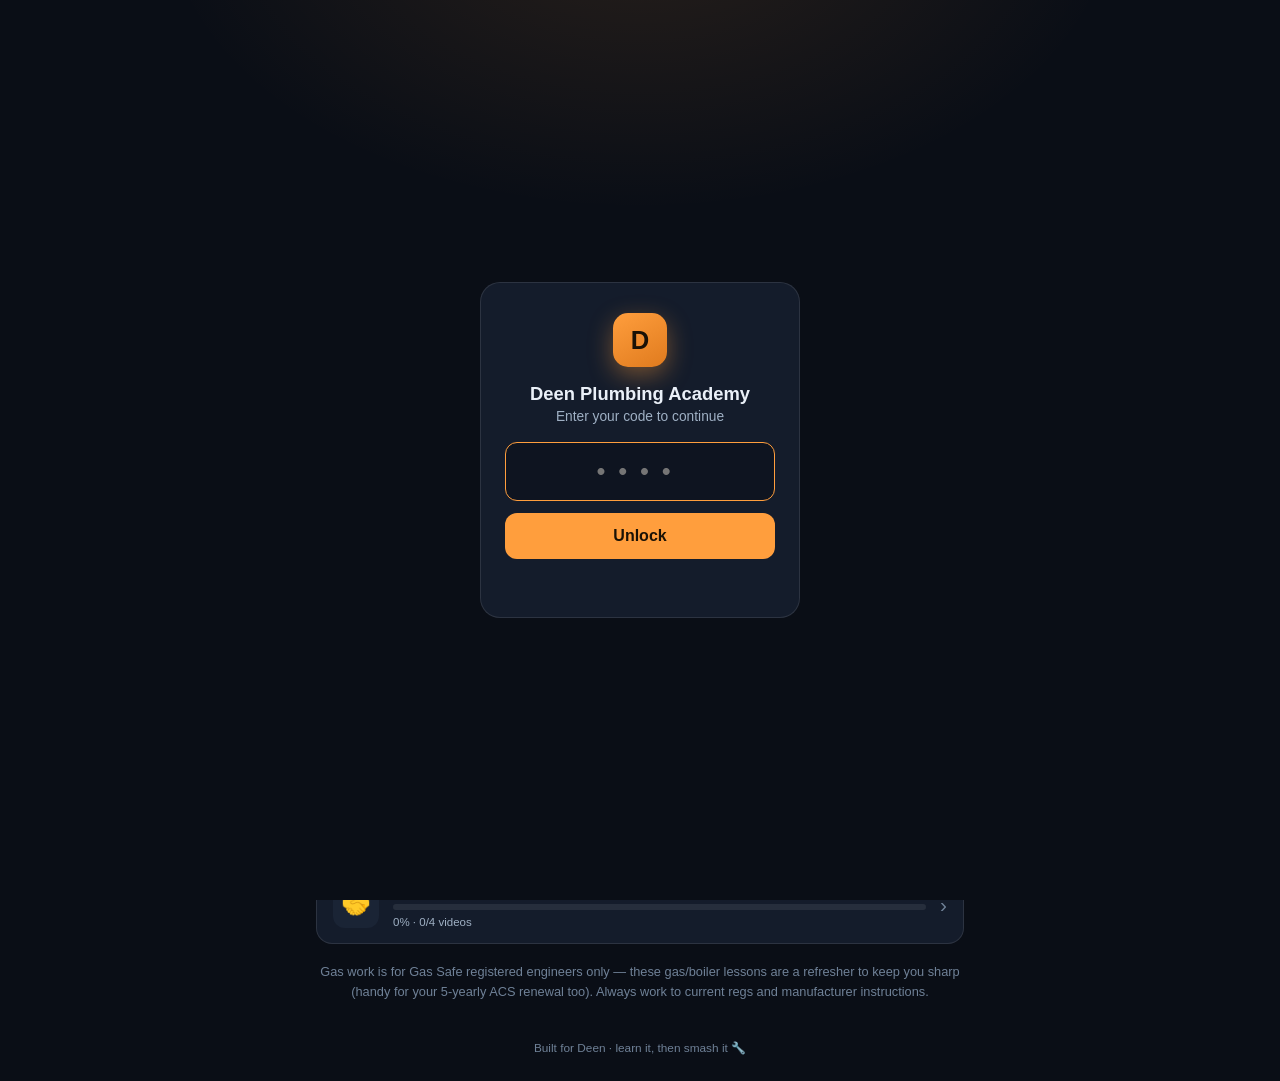
<file: learn/index.html>
<!DOCTYPE html>
<html lang="en">
<head>
<meta charset="utf-8">
<meta name="viewport" content="width=device-width, initial-scale=1, viewport-fit=cover">
<meta name="apple-mobile-web-app-capable" content="yes">
<meta name="apple-mobile-web-app-status-bar-style" content="black-translucent">
<meta name="apple-mobile-web-app-title" content="Deen Academy">
<meta name="theme-color" content="#0a0e16">
<title>Deen Plumbing Academy</title>
<meta name="robots" content="noindex,nofollow">
<meta name="googlebot" content="noindex,nofollow">
<style>
  :root{
    --bg:#0a0e16; --bg2:#0e1420; --card:#141c2b; --card2:#1a2435;
    --line:rgba(255,255,255,.10); --line2:rgba(255,255,255,.16);
    --ink:#eaf0f8; --soft:#9fb0c4; --mut:#6f8197;
    --amber:#ff9e3d; --amber2:#ffb968; --blue:#3b9ad6; --green:#37c98a; --red:#ff6b6b;
    --ease:cubic-bezier(.16,1,.3,1);
  }
  *{box-sizing:border-box;-webkit-tap-highlight-color:transparent}
  html,body{margin:0}
  body{font-family:-apple-system,BlinkMacSystemFont,"Segoe UI",Roboto,Helvetica,Arial,sans-serif;
    background:radial-gradient(1000px 600px at 80% -10%,rgba(59,154,214,.12),transparent 60%),
    radial-gradient(800px 500px at 0% 0%,rgba(255,158,61,.10),transparent 55%),var(--bg);
    color:var(--ink); -webkit-font-smoothing:antialiased; padding-bottom:env(safe-area-inset-bottom);}
  a{color:inherit}
  .wrap{max-width:680px;margin:0 auto;padding:0 16px}
  /* Header */
  header{position:sticky;top:0;z-index:30;backdrop-filter:saturate(160%) blur(14px);-webkit-backdrop-filter:saturate(160%) blur(14px);
    background:rgba(10,14,22,.72);border-bottom:1px solid var(--line);
    padding:calc(env(safe-area-inset-top) + 12px) 0 12px;}
  .hbar{display:flex;align-items:center;gap:12px}
  .logo{width:40px;height:40px;border-radius:12px;flex:none;display:flex;align-items:center;justify-content:center;
    background:linear-gradient(150deg,var(--amber),#e07b1e);color:#1a1206;font-weight:900;font-size:1.25rem;box-shadow:0 6px 20px rgba(255,158,61,.35)}
  .htitle{font-weight:800;font-size:1.05rem;letter-spacing:.2px;line-height:1.1}
  .hsub{font-size:.72rem;color:var(--soft);letter-spacing:.18em;text-transform:uppercase;margin-top:2px}
  .back{margin-left:auto;background:var(--card);border:1px solid var(--line2);color:var(--ink);border-radius:10px;
    padding:8px 14px;font-size:.85rem;font-weight:600;cursor:pointer;display:none}
  /* Hero progress */
  .hero{display:flex;align-items:center;gap:18px;margin:18px 0 6px;background:linear-gradient(180deg,var(--card),var(--bg2));
    border:1px solid var(--line);border-radius:18px;padding:18px}
  .ring{--p:0;width:74px;height:74px;flex:none;border-radius:50%;
    background:conic-gradient(var(--amber) calc(var(--p)*1%),rgba(255,255,255,.08) 0);
    display:flex;align-items:center;justify-content:center}
  .ring::before{content:"";position:absolute}
  .ring i{width:58px;height:58px;border-radius:50%;background:var(--bg2);display:flex;align-items:center;justify-content:center;
    font-style:normal;font-weight:800;font-size:1.05rem}
  .hero h1{margin:0 0 3px;font-size:1.12rem}
  .hero p{margin:0;color:var(--soft);font-size:.86rem;line-height:1.45}
  /* Section label */
  .lab{font-size:.74rem;letter-spacing:.18em;text-transform:uppercase;color:var(--amber);font-weight:800;margin:24px 4px 12px}
  /* Module cards */
  .mod{display:flex;align-items:center;gap:14px;background:var(--card);border:1px solid var(--line);border-radius:16px;
    padding:15px 16px;margin-bottom:11px;cursor:pointer;transition:.18s var(--ease);text-align:left;width:100%;color:inherit;font:inherit}
  .mod:hover{border-color:var(--line2);transform:translateY(-1px)}
  .mod .ic{width:46px;height:46px;flex:none;border-radius:12px;background:var(--card2);display:flex;align-items:center;justify-content:center;font-size:1.5rem}
  .mod .mt{flex:1;min-width:0}
  .mod .mt h3{margin:0 0 5px;font-size:1rem}
  .mbar{height:6px;border-radius:99px;background:rgba(255,255,255,.08);overflow:hidden}
  .mbar i{display:block;height:100%;background:linear-gradient(90deg,var(--amber),var(--blue));border-radius:99px;transition:width .4s var(--ease)}
  .mod .pct{font-size:.72rem;color:var(--soft);margin-top:6px;display:block}
  .mod .chev{color:var(--mut);font-size:1.3rem;flex:none}
  .done-badge{color:var(--green);font-size:.72rem;font-weight:700}
  /* Detail */
  #detail{display:none}
  .panel{background:var(--card);border:1px solid var(--line);border-radius:16px;padding:18px;margin-bottom:14px}
  .panel h2{margin:0 0 4px;font-size:1.15rem}
  .panel .ph{color:var(--soft);font-size:.88rem;margin:0 0 12px;line-height:1.5}
  .keys{list-style:none;padding:0;margin:0}
  .keys li{position:relative;padding:9px 0 9px 26px;border-top:1px solid var(--line);font-size:.92rem;line-height:1.5;color:var(--ink)}
  .keys li:first-child{border-top:0}
  .keys li::before{content:"✓";position:absolute;left:0;top:9px;color:var(--amber);font-weight:800}
  .keys li b{color:#fff}
  /* Lessons */
  .lesson{display:flex;align-items:center;gap:12px;padding:12px 0;border-top:1px solid var(--line)}
  .lesson:first-child{border-top:0}
  .check{width:26px;height:26px;flex:none;border-radius:8px;border:2px solid var(--line2);background:transparent;cursor:pointer;
    display:flex;align-items:center;justify-content:center;color:#0a0e16;font-weight:900;font-size:.95rem;transition:.15s}
  .check.on{background:var(--green);border-color:var(--green)}
  .linfo{flex:1;min-width:0}
  .linfo h4{margin:0 0 3px;font-size:.94rem;line-height:1.3}
  .linfo span{font-size:.76rem;color:var(--mut)}
  .watch{flex:none;background:var(--amber);color:#1a1206;border:0;border-radius:10px;padding:9px 14px;font-weight:700;font-size:.82rem;
    text-decoration:none;display:inline-flex;align-items:center;gap:6px;cursor:pointer}
  .watch:active{transform:scale(.97)}
  /* Quiz */
  .quizbtn{width:100%;background:linear-gradient(150deg,var(--blue),#2c7fb5);color:#fff;border:0;border-radius:14px;
    padding:15px;font-size:1rem;font-weight:700;cursor:pointer;margin-top:4px;display:flex;align-items:center;justify-content:center;gap:8px}
  .q{margin:0 0 18px}
  .q .qn{font-size:.74rem;color:var(--amber);font-weight:800;letter-spacing:.1em}
  .q h4{margin:5px 0 12px;font-size:1.02rem;line-height:1.4}
  .opt{display:block;width:100%;text-align:left;background:var(--card2);border:1px solid var(--line2);color:var(--ink);
    border-radius:12px;padding:13px 14px;margin-bottom:9px;font:inherit;font-size:.92rem;cursor:pointer;transition:.12s}
  .opt:hover{border-color:var(--soft)}
  .opt.correct{background:rgba(55,201,138,.16);border-color:var(--green)}
  .opt.wrong{background:rgba(255,107,107,.14);border-color:var(--red)}
  .opt:disabled{cursor:default}
  .explain{font-size:.85rem;color:var(--soft);background:var(--bg2);border-left:3px solid var(--amber);
    padding:10px 12px;border-radius:8px;margin-top:4px;line-height:1.5;display:none}
  .explain.show{display:block}
  .result{text-align:center;padding:10px 0 4px}
  .result .big{font-size:2.6rem;font-weight:900;color:var(--amber)}
  .result p{color:var(--soft);margin:6px 0 16px}
  .note{font-size:.8rem;color:var(--mut);text-align:center;line-height:1.5;margin:18px 4px 30px}
  .tip{background:rgba(59,154,214,.10);border:1px solid rgba(59,154,214,.3);border-radius:12px;padding:12px 14px;
    font-size:.84rem;color:var(--soft);line-height:1.5;margin:14px 0}
  .tip b{color:var(--blue)}
  .btn2{background:var(--card);border:1px solid var(--line2);color:var(--ink);border-radius:12px;padding:12px;
    font-weight:600;cursor:pointer;width:100%;font-size:.92rem;margin-top:6px}
  footer{text-align:center;color:var(--mut);font-size:.74rem;padding:10px 0 26px}
  /* PIN gate */
  #gate{position:fixed;inset:0;z-index:1000;display:flex;align-items:center;justify-content:center;
    background:radial-gradient(800px 500px at 50% -10%,rgba(255,158,61,.12),transparent 60%),var(--bg);
    padding:24px}
  .gatebox{width:100%;max-width:320px;text-align:center;background:var(--card);border:1px solid var(--line);
    border-radius:20px;padding:30px 24px}
  .gatebox .glogo{width:54px;height:54px;border-radius:15px;margin:0 auto 16px;display:flex;align-items:center;justify-content:center;
    background:linear-gradient(150deg,var(--amber),#e07b1e);color:#1a1206;font-weight:900;font-size:1.6rem;box-shadow:0 8px 24px rgba(255,158,61,.4)}
  .gatebox h2{margin:0 0 4px;font-size:1.15rem}
  .gatebox p{margin:0 0 18px;color:var(--soft);font-size:.86rem}
  #pin{width:100%;text-align:center;font-size:1.6rem;letter-spacing:.5em;padding:14px;border-radius:12px;
    border:1px solid var(--line2);background:var(--bg2);color:var(--ink);margin-bottom:12px;outline:none}
  #pin:focus{border-color:var(--amber)}
  #pinGo{width:100%;background:var(--amber);color:#1a1206;border:0;border-radius:12px;padding:14px;font-weight:800;font-size:1rem;cursor:pointer}
  #pinErr{color:var(--red);font-size:.82rem;min-height:18px;margin-top:10px}
</style>
</head>
<body>
<div id="gate">
  <div class="gatebox">
    <div class="glogo">D</div>
    <h2>Deen Plumbing Academy</h2>
    <p>Enter your code to continue</p>
    <input id="pin" type="tel" inputmode="numeric" maxlength="4" placeholder="••••" autocomplete="off">
    <button id="pinGo">Unlock</button>
    <div id="pinErr"></div>
  </div>
</div>
<script>
(function(){
  var g=document.getElementById('gate');
  if(localStorage.getItem('deenLearnUnlocked')==='1'){ g.style.display='none'; return; }
  document.documentElement.style.overflow='hidden';
  var pin=document.getElementById('pin'), err=document.getElementById('pinErr');
  function tryUnlock(){
    if(pin.value.trim()==='6467'){
      localStorage.setItem('deenLearnUnlocked','1');
      g.style.display='none'; document.documentElement.style.overflow='';
    } else { err.textContent='Wrong code — try again'; pin.value=''; pin.focus(); }
  }
  document.getElementById('pinGo').onclick=tryUnlock;
  pin.addEventListener('keydown',function(e){ if(e.key==='Enter') tryUnlock(); });
  pin.addEventListener('input',function(){ if(pin.value.length===4) tryUnlock(); });
  setTimeout(function(){pin.focus();},100);
})();
</script>
<header>
  <div class="wrap hbar">
    <div class="logo">D</div>
    <div>
      <div class="htitle">Deen Plumbing Academy</div>
      <div class="hsub">Know your stuff · job-ready</div>
    </div>
    <button class="back" id="backBtn">‹ Back</button>
  </div>
</header>

<main class="wrap" id="home">
  <div class="hero">
    <div class="ring" id="ring"><i id="ringTxt">0%</i></div>
    <div>
      <h1 id="heroTitle">Let's get you confident</h1>
      <p id="heroSub">Work through each module: watch the videos, tick them off, then pass the quiz. Your progress saves automatically on this phone.</p>
    </div>
  </div>
  <div class="tip">📲 <b>Make it an app:</b> tap the Share icon in Safari → <b>Add to Home Screen</b>. It'll open full-screen like a real app and remember your progress.</div>
  <div class="lab">Your modules</div>
  <div id="modList"></div>
  <p class="note">Gas work is for Gas Safe registered engineers only — these gas/boiler lessons are a refresher to keep you sharp (handy for your 5-yearly ACS renewal too). Always work to current regs and manufacturer instructions.</p>
</main>

<main class="wrap" id="detail"></main>

<footer>Built for Deen · learn it, then smash it 🔧</footer>

<script>
const DATA = [
  {
    id:"fundamentals", icon:"🔧", title:"Plumbing Fundamentals",
    blurb:"Tools, pipe types and every way to join them — the bedrock of every job.",
    keys:[
      "<b>Know your pipe:</b> copper, plastic push-fit (Speedfit/JG), and pushfit/compression all do the same job differently — pick by location, access and whether it's hidden.",
      "<b>Soldering (capillary):</b> clean the pipe & fitting with wire wool, flux both, heat evenly — molten solder gets <i>drawn into</i> the joint. Solder-ring (Yorkshire) fittings have solder built in; end-feed you add your own.",
      "<b>Compression:</b> the <b>olive</b> is what seals as you tighten — usually hand-tight plus ~¾ to 1¼ turns with a spanner. Don't over-tighten or you'll crack the olive/leak.",
      "<b>Push-fit:</b> cut square, deburr, mark insertion depth, use a pipe insert in plastic pipe, push fully home. Demountable and great in tight or wet spots.",
      "<b>Always isolate first:</b> find the stopcock (often under the kitchen sink) or fit/operate isolation valves so you can work on a dry pipe.",
      "<b>Measure & deburr:</b> a clean square cut and deburred end is the difference between a dry joint and a callback."
    ],
    lessons:[
      {t:"Plumbing tools every plumber should own", s:"Roger Wakefield", u:"https://www.youtube.com/results?search_query=roger+wakefield+plumbing+tools+for+beginners"},
      {t:"6 ways to join copper pipe (and when to use each)", s:"YouTube", u:"https://www.youtube.com/watch?v=Q8uBaoqXoGM"},
      {t:"Soldering copper pipe for beginners", s:"Plumberparts", u:"https://www.youtube.com/results?search_query=plumberparts+how+to+solder+copper+pipe"},
      {t:"Push-fit & compression fittings demo", s:"DIY tutorial", u:"https://www.youtube.com/watch?v=bti4VDwyJ-g"},
      {t:"Using push-fit pipe properly", s:"YouTube", u:"https://www.youtube.com/watch?v=ASlNhoHT-08"},
      {t:"Isolation valves & turning off the water", s:"Plumberparts", u:"https://www.youtube.com/results?search_query=plumberparts+isolation+valve+how+to+fit"}
    ],
    quiz:[
      {q:"On a solder-ring (Yorkshire) fitting, where does the solder come from?", o:["You feed solder wire into the joint","It's built into the fitting and melts when heated","You paint it on as a paste","No solder is needed"], a:1, e:"Solder-ring/Yorkshire fittings have a pre-loaded ring of solder. Heat draws it into the joint. End-feed fittings need you to feed solder in yourself."},
      {q:"What actually creates the seal on a compression fitting?", o:["PTFE tape on the thread","The olive being compressed onto the pipe","The nut touching the pipe","Jointing compound only"], a:1, e:"Tightening the nut squeezes the olive onto the pipe and into the fitting body, forming the seal. Over-tightening can split the olive and cause a leak."},
      {q:"Before soldering a copper joint you should…", o:["Wet the pipe with water","Clean both surfaces with wire wool and apply flux","Sand only the inside of the fitting","Heat it red hot first"], a:1, e:"Clean, fluxed surfaces let the solder flow by capillary action. Dirt, grease or no flux = a weak, leaky joint."},
      {q:"When using push-fit on plastic pipe, the part people most often forget is…", o:["Heating the pipe","Fitting a pipe insert (support sleeve)","Adding solder","Bending the pipe"], a:1, e:"Plastic pipe needs an insert so it can't collapse under the O-ring grip. Skip it and you risk a slow leak or blow-off."},
      {q:"First thing before working on a live pipe?", o:["Cut it and see what happens","Isolate the water at the stopcock or an isolation valve","Open all the taps","Call the customer"], a:1, e:"Always isolate and drain down. The mains stopcock is commonly under the kitchen sink; isolation valves let you work on one section."}
    ]
  },
  {
    id:"bathrooms", icon:"🚿", title:"Bathrooms & Installs",
    blurb:"Taps, toilets, basins, showers and a clean, watertight finish.",
    keys:[
      "<b>Taps:</b> use flexible tap connectors with isolation valves so future swaps are easy. Bed the tap on the washer/seal and don't crush the basin.",
      "<b>Toilets:</b> the <b>fill valve</b> lets water in, the <b>flush valve/siphon</b> lets it out. Most 'running' or 'won't fill' faults are one of these two parts.",
      "<b>Pan connector:</b> the flexible/offset connector between toilet and soil pipe must be a proper push fit — a common source of hidden leaks and smells.",
      "<b>Showers:</b> match the valve to the system — mixer needs balanced hot/cold pressures; low-pressure gravity systems may need a pump.",
      "<b>Silicone like a pro:</b> clean & dry surface, low-modulus sanitary (anti-mould) silicone, masking tape both sides, smooth in one pass, remove tape while wet.",
      "<b>Always pressure-test</b> and run everything before you pack up — check under the basin and behind the loo."
    ],
    lessons:[
      {t:"How to fit a basin tap (start to finish)", s:"Plumberparts", u:"https://www.youtube.com/results?search_query=plumberparts+how+to+fit+a+basin+tap"},
      {t:"How a toilet works + fixing common faults", s:"YouTube", u:"https://www.youtube.com/results?search_query=how+a+toilet+cistern+works+fix+fill+valve+flush"},
      {t:"Replacing a toilet / pan connector", s:"Skill Builder", u:"https://www.youtube.com/results?search_query=skill+builder+how+to+fit+a+toilet+pan+connector"},
      {t:"Fitting a mixer shower valve", s:"YouTube", u:"https://www.youtube.com/results?search_query=how+to+fit+a+thermostatic+mixer+shower+valve+uk"},
      {t:"Perfect silicone sealant every time", s:"Skill Builder", u:"https://www.youtube.com/results?search_query=skill+builder+how+to+apply+silicone+sealant+neat"}
    ],
    quiz:[
      {q:"A toilet that keeps trickling water into the pan is most likely…", o:["A blocked fill valve","A failed flush valve / siphon washer","A cracked pan","Low mains pressure"], a:1, e:"A constant trickle into the pan usually means the flush valve/siphon seal is passing. A faulty fill valve more often causes overfilling or no fill."},
      {q:"Why fit isolation valves on tap tails?", o:["To boost pressure","So you can service or swap the tap without draining the system","To stop limescale","They're just decorative"], a:1, e:"Isolation valves let you shut off just that tap for future repairs — no draining the whole system."},
      {q:"For anti-mould bathroom sealing you should use…", o:["High-modulus structural silicone","Low-modulus sanitary (anti-mould) silicone","Decorator's caulk","PVA glue"], a:1, e:"Sanitary low-modulus silicone with fungicide resists mould and movement in wet areas. Caulk is for decorating, not wet seals."},
      {q:"A mixer shower runs hot then cold when another tap is used. Likely cause?", o:["The tiles are loose","Unbalanced hot/cold pressures or non-thermostatic valve","The showerhead is blocked","Too much silicone"], a:1, e:"Pressure swings show up on non-thermostatic or unbalanced systems. A thermostatic valve holds temperature when other outlets are used."}
    ]
  },
  {
    id:"heating", icon:"🔥", title:"Heating & Radiators",
    blurb:"How central heating works, plus bleeding, balancing, flushing and controls.",
    keys:[
      "<b>The loop:</b> boiler heats water → pump pushes it round → radiators give off heat → cooler water returns. Each rad has a <b>wheelhead/TRV</b> (on flow) and a <b>lockshield</b> (on return).",
      "<b>Cold at the top, warm at the bottom = air.</b> Bleed it with a radiator key (system off & cool), then re-check boiler pressure and top up if needed.",
      "<b>Cold at the bottom, warm at the top = sludge</b> (magnetite). That rad/system needs flushing; fit a <b>magnetic filter</b> to catch it in future.",
      "<b>Balancing:</b> adjust the lockshield valves so every rad warms evenly — rads nearest the pump usually need throttling down, the furthest opened up.",
      "<b>System pressure:</b> typically <b>1–1.5 bar cold</b>. Low pressure → top up via the filling loop. Keeps dropping → look for a leak or a failed expansion vessel.",
      "<b>Controls:</b> understand programmer/thermostat/TRVs and modern smart stats — most 'heating not working' calls are controls, power or pressure, not the boiler itself."
    ],
    lessons:[
      {t:"How a central heating system works", s:"A+R / Tony Morgan", u:"https://www.youtube.com/results?search_query=how+central+heating+system+works+explained+uk"},
      {t:"How to bleed a radiator correctly", s:"YouTube", u:"https://www.youtube.com/results?search_query=how+to+bleed+a+radiator+properly+uk"},
      {t:"Balancing radiators (lockshield valves)", s:"Plumberparts", u:"https://www.youtube.com/results?search_query=how+to+balance+radiators+lockshield+valve"},
      {t:"Power flushing & magnetic filters explained", s:"YouTube", u:"https://www.youtube.com/results?search_query=power+flush+central+heating+magnetic+filter+explained"},
      {t:"Topping up boiler pressure with a filling loop", s:"YouTube", u:"https://www.youtube.com/results?search_query=how+to+top+up+boiler+pressure+filling+loop"}
    ],
    quiz:[
      {q:"A radiator is cold at the TOP but warm at the bottom. What's the fix?", o:["Power flush it","Bleed the trapped air out","Replace the pump","Turn the boiler up"], a:1, e:"Air rises to the top of the rad. Bleed it with a radiator key while the system is off and cool, then re-check pressure."},
      {q:"A radiator cold at the BOTTOM but warm at the top usually means…", o:["Trapped air","Sludge/magnetite build-up needing a flush","Too much pressure","A broken TRV"], a:1, e:"Heavy iron-oxide sludge settles at the bottom and blocks flow. The system needs flushing, and a magnetic filter helps prevent it returning."},
      {q:"Typical cold system pressure on a sealed combi system is about…", o:["0 bar","1–1.5 bar","4 bar","10 bar"], a:1, e:"Around 1–1.5 bar cold is normal. If it keeps dropping, suspect a leak or a failed expansion vessel rather than just topping up repeatedly."},
      {q:"Which valve do you adjust to BALANCE a radiator's flow?", o:["The TRV / wheelhead","The lockshield valve","The bleed valve","The filling loop"], a:1, e:"The lockshield (usually capped) sets the return flow rate so all rads heat evenly. The TRV controls room temperature; the bleed valve releases air."},
      {q:"Customer says 'heating's not working at all.' Smart first checks?", o:["Immediately quote a new boiler","Check power, controls/programmer, thermostat and system pressure","Power flush straight away","Replace the pump"], a:1, e:"Most no-heat calls are power, controls or low pressure — quick, cheap checks first. Diagnose before you condemn the boiler."}
    ]
  },
  {
    id:"gas", icon:"🛡️", title:"Gas & Boilers (Refresher)",
    blurb:"Brush the rust off your ACS knowledge — combustion, tightness, fault-finding.",
    keys:[
      "<b>Combi vs system vs heat-only:</b> a combi heats water on demand (no cylinder); system/heat-only feed a hot water cylinder. Know which you're stood in front of before you diagnose.",
      "<b>Tightness test:</b> the standard let-by + tightness test on the installation — confirm no drop/let-by before you fire anything up. Refresh the permitted pressure drops for your meter type.",
      "<b>Working pressure & gas rate:</b> check standing and working pressure at the appliance and verify the gas rate against the data badge — under/over-gassing points you to the fault.",
      "<b>Combustion:</b> use a <b>flue gas analyser</b> — ratio/CO and CO₂ figures tell you if combustion is safe and efficient. Know your pass figures and what high CO/ratio means.",
      "<b>Ventilation & flue:</b> check flue condition, termination, seals and any required ventilation. A flue fault or blocked condensate is a classic lockout cause.",
      "<b>Always:</b> carry your Gas Safe ID, work to GSIUR and manufacturer instructions, fit/leave working CO alarms where required, and classify anything unsafe correctly (ID/AR/RIDDOR)."
    ],
    lessons:[
      {t:"Boiler fault finding basics (multimeter)", s:"A+R / Tony Morgan", u:"https://www.youtube.com/results?search_query=A%2BR+central+heating+boiler+fault+finding+multimeter"},
      {t:"How a combi boiler works (component tour)", s:"YouTube", u:"https://www.youtube.com/results?search_query=how+a+combi+boiler+works+components+explained"},
      {t:"Tightness testing refresher", s:"YouTube", u:"https://www.youtube.com/results?search_query=gas+tightness+test+let+by+procedure+uk"},
      {t:"Using a flue gas analyser (combustion)", s:"YouTube", u:"https://www.youtube.com/results?search_query=how+to+use+flue+gas+analyser+combustion+analysis+boiler"},
      {t:"Gas rating an appliance", s:"YouTube", u:"https://www.youtube.com/results?search_query=how+to+gas+rate+a+boiler+u6+meter"}
    ],
    quiz:[
      {q:"A combi boiler differs from a system boiler because it…", o:["Always needs a hot water cylinder","Heats domestic hot water on demand with no cylinder","Can't do central heating","Runs on oil only"], a:1, e:"A combi makes hot water instantly on demand — no stored cylinder. System and heat-only boilers heat a separate cylinder."},
      {q:"A flue gas analyser is mainly used to check…", o:["Water hardness","Combustion safety and efficiency (CO/CO₂ ratio)","Pipe sizes","Radiator balance"], a:1, e:"It reads CO, CO₂ and the CO/CO₂ ratio so you can confirm combustion is safe and efficient against the manufacturer's figures."},
      {q:"A tightness test is performed to…", o:["Check radiator flow","Confirm there are no gas leaks / let-by on the installation","Measure water pressure","Test the thermostat"], a:1, e:"It verifies the gas installation is sound (no let-by, no unacceptable pressure drop) before commissioning or after work."},
      {q:"An appliance is under-gassing. A sensible thing to verify is…", o:["The radiator colour","Standing/working pressure and the gas rate vs the data badge","The silicone seal","The room thermostat brand"], a:1, e:"Check inlet working pressure and the measured gas rate against the badge — restrictions, pressure or meter issues commonly cause under-gassing."},
      {q:"You find a genuinely unsafe situation on a gas appliance. You should…", o:["Ignore it if the customer's in a rush","Follow the unsafe situations procedure (e.g. ID/AR) and warning/labelling","Just turn it off and leave","Fix it without telling anyone"], a:1, e:"Classify and act per the Gas Industry Unsafe Situations Procedure — warning notices, customer sign-off, and report where required. Safety and your registration depend on it."}
    ]
  },
  {
    id:"drainage", icon:"🚰", title:"Drainage & Wastes",
    blurb:"Clearing blockages, traps, waste pipes and outside drains.",
    keys:[
      "<b>The trap (U-bend) holds a water seal</b> that stops drain smells entering the room. A dry or siphoned trap = smelly bathroom, not always a blockage.",
      "<b>Work outwards:</b> if one fitting is blocked it's local; if several back up together the blockage is further down the shared waste or the drain.",
      "<b>Tools by job:</b> plunger for simple blocks, drain snake/auger for further in, and rods for outside drains — rod <b>with the flow</b> and keep turning clockwise so rods don't unscrew.",
      "<b>Waste falls matter:</b> waste pipes need the right gradient — too flat won't clear, too steep can siphon traps. Check falls when something keeps blocking.",
      "<b>Lift the right chamber:</b> at an outside inspection chamber, water level tells you if the blockage is upstream (empty) or downstream (full).",
      "<b>Prevention sells:</b> strainers, not pouring fat down the sink, and a quick explanation to the customer stops repeat call-outs and builds trust."
    ],
    lessons:[
      {t:"How traps & water seals work", s:"YouTube", u:"https://www.youtube.com/results?search_query=how+plumbing+traps+water+seal+work+explained"},
      {t:"Clearing a blocked sink (plunger to snake)", s:"Plumberparts", u:"https://www.youtube.com/results?search_query=plumberparts+how+to+unblock+a+sink"},
      {t:"Rodding an outside drain safely", s:"YouTube", u:"https://www.youtube.com/results?search_query=how+to+rod+an+outside+drain+blockage+uk"},
      {t:"Waste pipe falls & gradients", s:"Skill Builder", u:"https://www.youtube.com/results?search_query=skill+builder+waste+pipe+fall+gradient"}
    ],
    quiz:[
      {q:"The main job of a trap (U-bend) is to…", o:["Speed up the flow","Hold a water seal that blocks drain smells","Filter the water","Reduce noise"], a:1, e:"The standing water in the trap seals the room off from drain gases. If it dries out or gets siphoned, you'll smell the drains even with no blockage."},
      {q:"Several fittings back up at the same time. The blockage is most likely…", o:["In each individual trap","Further down the shared waste or drain","In the cold tank","In the boiler"], a:1, e:"One blocked fitting is local; multiple backing up together points to the common waste pipe or the drain run."},
      {q:"When rodding an outside drain you should turn the rods…", o:["Anti-clockwise","Clockwise, with the flow","It doesn't matter","Backwards and forwards fast"], a:1, e:"Keep turning clockwise so the rods don't unscrew and get left down the drain, and work with the flow direction."},
      {q:"A waste pipe that's laid too flat will…", o:["Drain too fast","Not clear properly and keep blocking","Siphon the trap","Freeze"], a:1, e:"Too little fall and waste won't carry away; too much can siphon traps. Correct gradient is key to a reliable waste."}
    ]
  },
  {
    id:"safety", icon:"⚠️", title:"Safety & Regulations",
    blurb:"Work safely and legally — the rules that protect you and the customer.",
    keys:[
      "<b>Gas Safe:</b> only registered engineers work on gas. Carry your ID card, work in scope of your tickets, and keep your ACS current (renew every 5 years).",
      "<b>Water Regulations:</b> prevent backflow/contamination, no banned materials, correct pipe sizing and protection — your work must be 'fit and proper' under the regs.",
      "<b>Electrics:</b> isolate before touching boiler/controls wiring. Notifiable electrical work in certain areas falls under Part P — know your limits and when to call a sparky.",
      "<b>Building Regs (England):</b> boiler installs touch Part L (efficiency) and Part J (combustion/flues); ventilation and unvented cylinders (G3) have their own rules — notify where required.",
      "<b>Working safely:</b> watch for asbestos in older properties, use the right PPE, isolate services, and never leave an installation in a dangerous state.",
      "<b>Protect yourself:</b> public liability insurance, clear records/certificates, and Benchmark/commissioning paperwork completed for every relevant job."
    ],
    lessons:[
      {t:"Gas Safe Register: what registration covers", s:"Gas Safe", u:"https://www.youtube.com/results?search_query=gas+safe+register+explained+engineer"},
      {t:"Water regulations basics for plumbers", s:"YouTube", u:"https://www.youtube.com/results?search_query=water+regulations+1999+basics+plumbers+backflow"},
      {t:"Electrical isolation & Part P basics", s:"YouTube", u:"https://www.youtube.com/results?search_query=electrical+isolation+safe+isolation+part+p+basics"},
      {t:"Asbestos awareness for tradespeople", s:"YouTube", u:"https://www.youtube.com/results?search_query=asbestos+awareness+for+tradespeople+uk"}
    ],
    quiz:[
      {q:"How often does your Gas ACS qualification need renewing?", o:["Every year","Every 5 years","Never","Every 10 years"], a:1, e:"ACS assessments are renewed every 5 years to keep your Gas Safe registration valid — a good reason to stay sharp."},
      {q:"Water Regulations are mainly there to…", o:["Make pipes look tidy","Prevent contamination/backflow and ensure safe, fit installations","Set prices","Control gas pressure"], a:1, e:"They protect the public water supply from contamination and require correct, safe materials and installation methods."},
      {q:"Before working on a boiler's wiring you must…", o:["Leave it powered for safety","Safely isolate the electrical supply","Only switch off the gas","Wear gloves and carry on"], a:1, e:"Always safely isolate and prove dead before touching wiring. Notifiable electrical work may fall under Part P."},
      {q:"In an older property, a key hidden hazard to be alert to is…", o:["Asbestos","Wi-Fi","New plaster","Smart thermostats"], a:1, e:"Asbestos can be present in older homes (flue pipes, boards, textured coatings). If in doubt, stop and get it checked — don't disturb it."}
    ]
  },
  {
    id:"customer", icon:"🤝", title:"Customer Service & Running Jobs",
    blurb:"Win the work, price it right, and turn jobs into reviews and referrals.",
    keys:[
      "<b>Visit before you quote</b> where you can: check access, existing pipework and the real scope. Accurate quotes = no awkward 'extras' conversations later.",
      "<b>Itemise it:</b> show labour, materials and what's included. Clear, no-surprise pricing builds trust and wins jobs over a vague 'it'll be about…'.",
      "<b>Turn up in the window you promised</b> and message if you're running late. Reliability is the single biggest reputation builder in the trade.",
      "<b>Explain in plain English:</b> tell them what's wrong, what you'd do and why. People pay for confidence and honesty, not jargon.",
      "<b>No surprise call-out fees, free quotes:</b> say it up front — it removes the #1 hesitation and matches what's on your site.",
      "<b>Ask for the review:</b> when they're happy, send your Google review link by text/WhatsApp the same day. Reply to every review. Reviews = more local jobs.",
      "<b>Handle problems well:</b> a calm, sorted complaint often creates a more loyal customer than a job that went perfectly."
    ],
    lessons:[
      {t:"How to quote a job so you win it", s:"YouTube", u:"https://www.youtube.com/results?search_query=how+to+quote+plumbing+jobs+win+more+work"},
      {t:"Pricing your work (don't undercharge)", s:"YouTube", u:"https://www.youtube.com/results?search_query=how+to+price+plumbing+jobs+tradesman"},
      {t:"Customer service that gets 5-star reviews", s:"YouTube", u:"https://www.youtube.com/results?search_query=tradesman+customer+service+5+star+reviews+tips"},
      {t:"Getting more Google reviews as a tradesman", s:"YouTube", u:"https://www.youtube.com/results?search_query=how+to+get+more+google+reviews+tradesman+plumber"}
    ],
    quiz:[
      {q:"The best way to avoid awkward 'extra cost' chats mid-job is to…", o:["Quote low to win it","Visit and check scope before quoting, then itemise","Never give a price","Add a surprise fee"], a:1, e:"Seeing the job and breaking down the quote means fewer surprises, fewer disputes, and a customer who trusts your number."},
      {q:"Which habit builds your reputation the most?", o:["The cheapest price","Turning up when you said and communicating","Fancy van graphics","Working weekends only"], a:1, e:"Reliability and communication beat almost everything else in the trades — it's what gets you recommended."},
      {q:"Best moment to ask for a Google review is…", o:["A month later by post","The same day, by text/WhatsApp, while they're happy","Never","Only if they complain"], a:1, e:"Strike while they're delighted — a quick same-day message with your review link gets the most reviews."},
      {q:"A customer has a complaint. The pro move is to…", o:["Ignore it","Stay calm, sort it properly and follow up","Argue","Block their number"], a:1, e:"A well-handled complaint often creates a more loyal, vocal advocate than a job that simply went fine."}
    ]
  }
];

/* ---------- state / storage ---------- */
const KEY="deenAcademyProgress.v1";
let store = JSON.parse(localStorage.getItem(KEY) || "{}");
function save(){ localStorage.setItem(KEY, JSON.stringify(store)); }
function modState(id){ return store[id] || (store[id]={watched:{},quizBest:null}); }
function lessonsDone(m){ const s=modState(m.id); return m.lessons.filter((_,i)=>s.watched[i]).length; }
function modPct(m){
  const s=modState(m.id);
  const total=m.lessons.length+1; // lessons + quiz
  let done=m.lessons.filter((_,i)=>s.watched[i]).length;
  if(s.quizBest!=null && s.quizBest>=Math.ceil(m.quiz.length*0.8)) done++;
  return Math.round(done/total*100);
}
function overallPct(){
  let t=0,d=0;
  DATA.forEach(m=>{ t+=m.lessons.length+1; const s=modState(m.id);
    d+=m.lessons.filter((_,i)=>s.watched[i]).length;
    if(s.quizBest!=null && s.quizBest>=Math.ceil(m.quiz.length*0.8)) d++; });
  return Math.round(d/t*100);
}

/* ---------- views ---------- */
const home=document.getElementById('home');
const detail=document.getElementById('detail');
const backBtn=document.getElementById('backBtn');

function renderHome(){
  detail.style.display='none'; home.style.display='block'; backBtn.style.display='none';
  window.scrollTo(0,0);
  const p=overallPct();
  document.getElementById('ring').style.setProperty('--p',p);
  document.getElementById('ringTxt').textContent=p+'%';
  if(p===0){ document.getElementById('heroTitle').textContent="Let's get you confident"; }
  else if(p===100){ document.getElementById('heroTitle').textContent="You're job-ready 💪"; document.getElementById('heroSub').textContent="Every module done. Keep them fresh and get out there with Lee — you know your stuff."; }
  else { document.getElementById('heroTitle').textContent="You're "+p+"% there"; }
  const list=document.getElementById('modList'); list.innerHTML='';
  DATA.forEach(m=>{
    const pct=modPct(m);
    const el=document.createElement('button'); el.className='mod';
    el.innerHTML=`<div class="ic">${m.icon}</div>
      <div class="mt"><h3>${m.title}</h3>
      <div class="mbar"><i style="width:${pct}%"></i></div>
      <span class="pct">${pct===100?'<span class="done-badge">✓ Complete</span>':pct+'% · '+lessonsDone(m)+'/'+m.lessons.length+' videos'}</span>
      </div><div class="chev">›</div>`;
    el.onclick=()=>renderModule(m.id);
    list.appendChild(el);
  });
}

function renderModule(id){
  const m=DATA.find(x=>x.id===id); const s=modState(id);
  home.style.display='none'; detail.style.display='block'; backBtn.style.display='inline-block';
  window.scrollTo(0,0);
  let html=`<div class="panel">
    <h2>${m.icon} ${m.title}</h2>
    <p class="ph">${m.blurb}</p>
    <div class="lab" style="margin:8px 0 8px">Key things to know</div>
    <ul class="keys">${m.keys.map(k=>`<li>${k}</li>`).join('')}</ul>
  </div>
  <div class="panel">
    <div class="lab" style="margin:0 0 6px">Watch &amp; tick off</div>`;
  m.lessons.forEach((l,i)=>{
    const on=!!s.watched[i];
    html+=`<div class="lesson">
      <button class="check ${on?'on':''}" data-i="${i}">${on?'✓':''}</button>
      <div class="linfo"><h4>${l.t}</h4><span>${l.s}</span></div>
      <a class="watch" href="${l.u}" target="_blank" rel="noopener">▶ Watch</a>
    </div>`;
  });
  html+=`</div>
  <div class="panel">
    <div class="lab" style="margin:0 0 10px">Test yourself</div>
    <p class="ph" style="margin-bottom:12px">${s.quizBest!=null?('Best score so far: <b style="color:#fff">'+s.quizBest+'/'+m.quiz.length+'</b>. ')+(s.quizBest>=Math.ceil(m.quiz.length*0.8)?'Passed ✓':'Aim for '+Math.ceil(m.quiz.length*0.8)+'+ to pass.'):'Pass the quiz ('+Math.ceil(m.quiz.length*0.8)+'/'+m.quiz.length+') to complete the module.'}</p>
    <button class="quizbtn" id="startQuiz">${s.quizBest!=null?'Retake quiz':'Start quiz'} ›</button>
  </div>`;
  detail.innerHTML=html;
  detail.querySelectorAll('.check').forEach(b=>{
    b.onclick=()=>{ const i=b.dataset.i; s.watched[i]=!s.watched[i]; save();
      b.classList.toggle('on'); b.textContent=s.watched[i]?'✓':''; };
  });
  document.getElementById('startQuiz').onclick=()=>renderQuiz(id);
}

function renderQuiz(id){
  const m=DATA.find(x=>x.id===id); window.scrollTo(0,0);
  let answered=0, score=0; const picked={};
  let html=`<div class="panel"><h2>${m.icon} ${m.title} — Quiz</h2>
    <p class="ph">Tap an answer. You'll see straight away if it's right, with a quick explanation.</p><div id="qbox"></div></div>`;
  detail.innerHTML=html;
  const box=document.getElementById('qbox');
  m.quiz.forEach((item,qi)=>{
    const q=document.createElement('div'); q.className='q';
    q.innerHTML=`<div class="qn">QUESTION ${qi+1} / ${m.quiz.length}</div><h4>${item.q}</h4>`;
    item.o.forEach((opt,oi)=>{
      const b=document.createElement('button'); b.className='opt'; b.textContent=opt;
      b.onclick=()=>{
        if(picked[qi]!=null) return; picked[qi]=oi; answered++;
        const correct=oi===item.a; if(correct) score++;
        q.querySelectorAll('.opt').forEach((bb,bi)=>{ bb.disabled=true;
          if(bi===item.a) bb.classList.add('correct');
          if(bi===oi && !correct) bb.classList.add('wrong'); });
        q.querySelector('.explain').classList.add('show');
        if(answered===m.quiz.length) showResult();
      };
      q.appendChild(b);
    });
    const ex=document.createElement('div'); ex.className='explain'; ex.innerHTML='<b>'+(/* leave */ '')+'</b>'+item.e; q.appendChild(ex);
    box.appendChild(q);
  });
  function showResult(){
    const s=modState(id); if(s.quizBest==null||score>s.quizBest){ s.quizBest=score; save(); }
    const pass=score>=Math.ceil(m.quiz.length*0.8);
    const res=document.createElement('div'); res.className='panel';
    res.innerHTML=`<div class="result"><div class="big">${score}/${m.quiz.length}</div>
      <p>${pass?'Nice one — that\'s a pass. Knowledge locked in. ✅':'Close — give the videos another watch and retake it. You\'ve got this.'}</p></div>
      <button class="btn2" onclick="renderQuiz('${id}')">Retake quiz</button>
      <button class="btn2" onclick="renderModule('${id}')" style="margin-top:8px">Back to module</button>`;
    detail.appendChild(res);
    res.scrollIntoView({behavior:'smooth'});
  }
}

backBtn.onclick=renderHome;
renderHome();
</script>
</body>
</html>
</file>
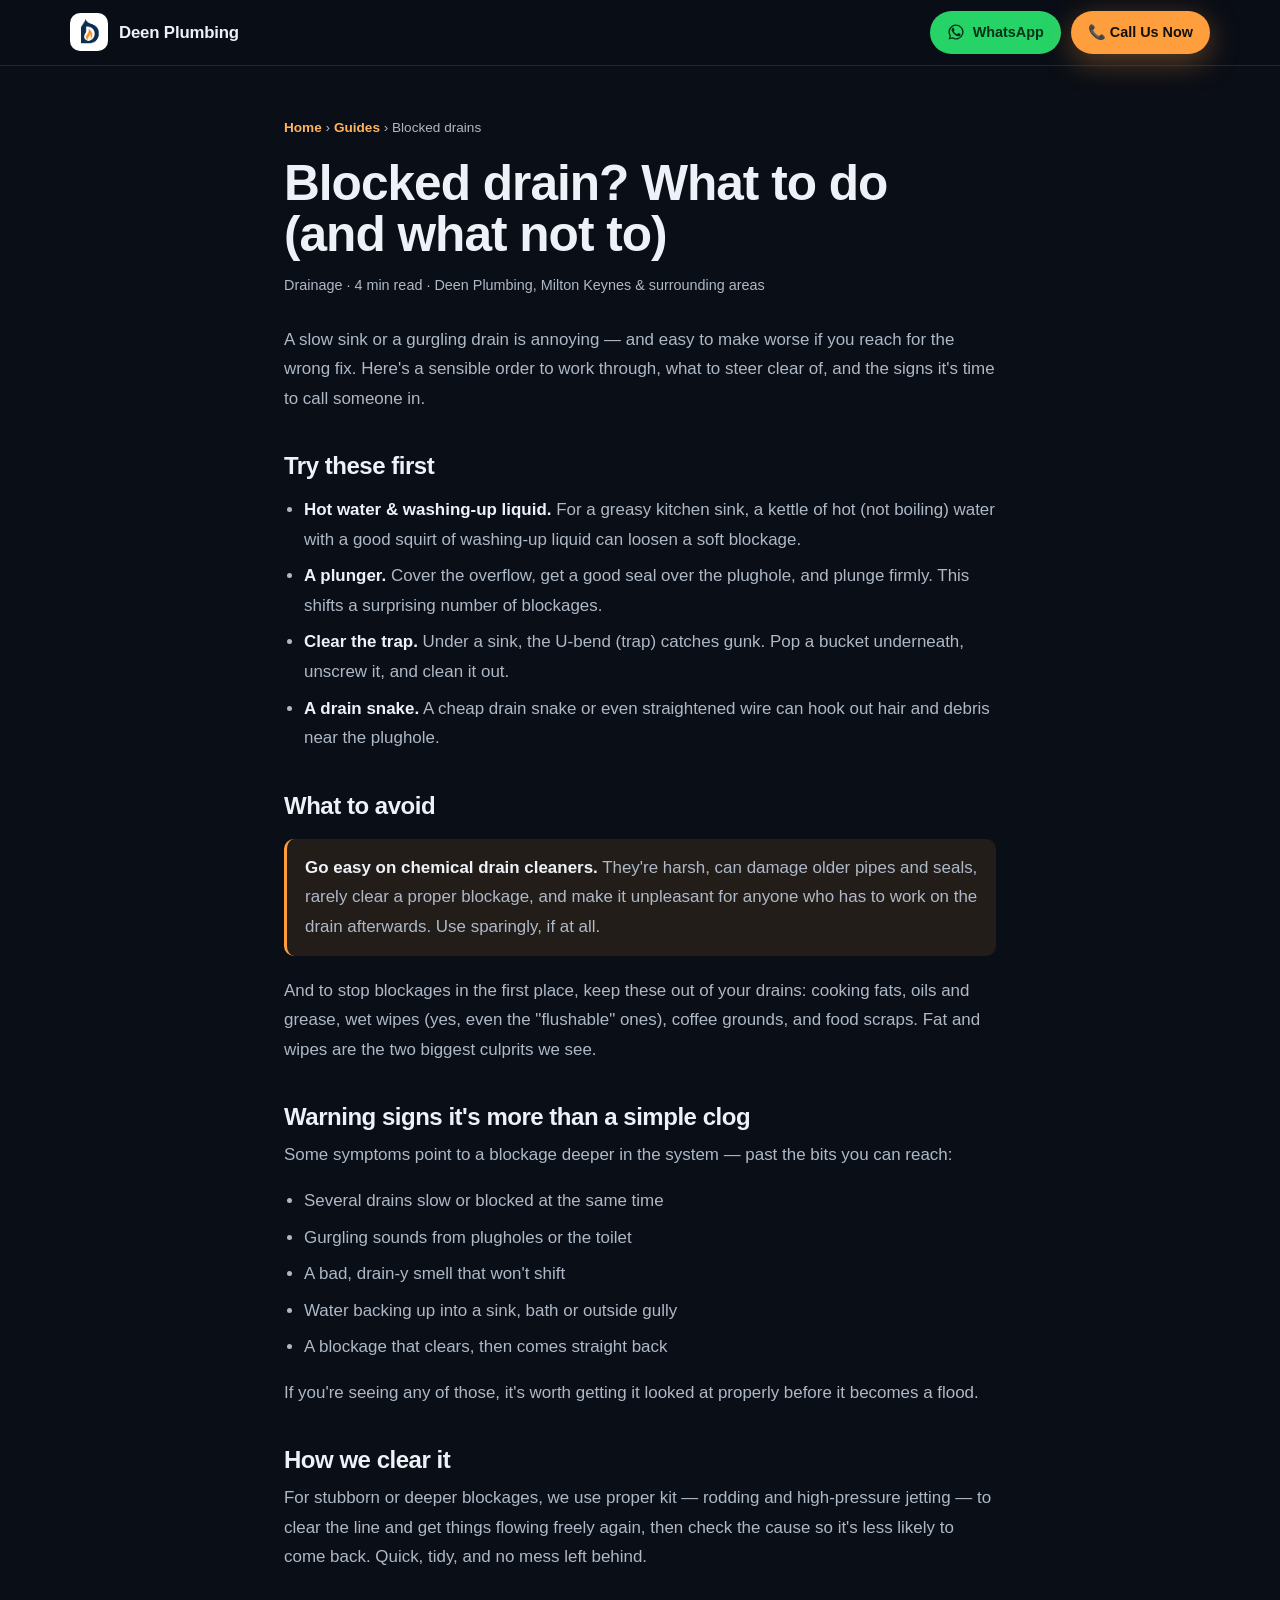
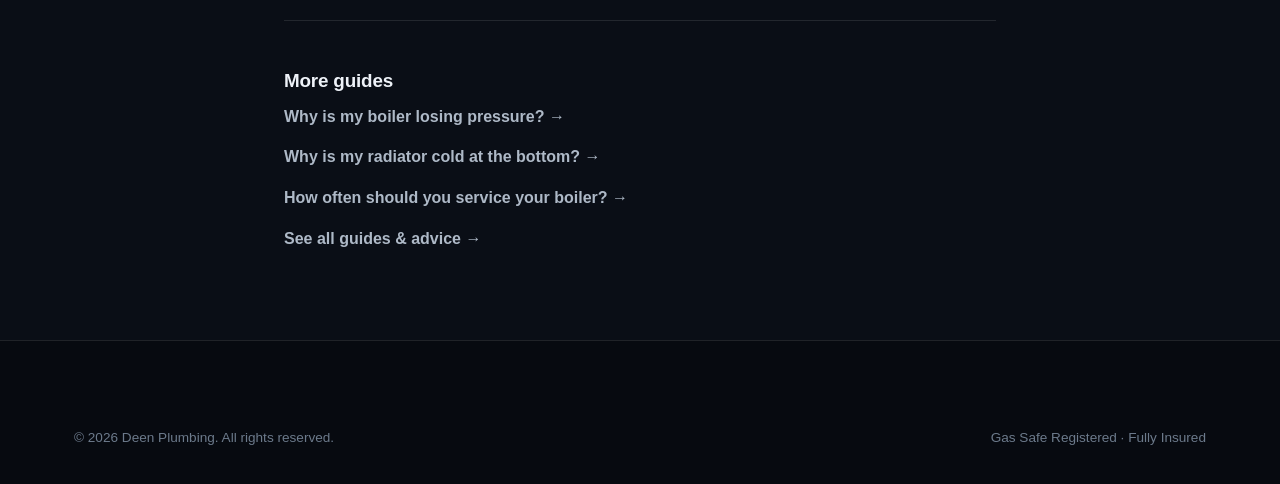
<file: article-blocked-drains.html>
<!DOCTYPE html>
<html lang="en-GB">
<head>
<meta charset="UTF-8">
<meta name="viewport" content="width=device-width, initial-scale=1.0">
<title>Blocked Drain? What to Do (and What Not to Do) | Deen Plumbing</title>
<meta name="description" content="A blocked drain or slow sink? Simple things to try first, what to avoid, and the warning signs you need a drainage engineer in Milton Keynes.">
<link rel="canonical" href="https://deenplumbing.co.uk/article-blocked-drains.html">
<meta name="theme-color" content="#0a0e16">
<meta property="og:type" content="article">
<meta property="og:title" content="Blocked Drain? What to Do (and What Not to Do)">
<meta property="og:description" content="Simple things to try first, what to avoid, and when to call a drainage engineer.">
<link rel="icon" href="images/logo-solid.png">
<link rel="stylesheet" href="styles.css">
<script type="application/ld+json">
{
  "@context":"https://schema.org","@type":"FAQPage",
  "mainEntity":[
    {"@type":"Question","name":"How do I unblock a drain myself?","acceptedAnswer":{"@type":"Answer","text":"For minor blockages, try a plunger, a drain snake, or hot (not boiling) water with washing-up liquid. Avoid harsh chemical drain cleaners — they can damage pipes and rarely shift a real blockage."}},
    {"@type":"Question","name":"What should you not put down the drain?","acceptedAnswer":{"@type":"Answer","text":"Avoid fats, oils and grease, wet wipes (even 'flushable' ones), coffee grounds, and food scraps. These are the most common causes of blocked drains."}},
    {"@type":"Question","name":"When should I call a drainage engineer?","acceptedAnswer":{"@type":"Answer","text":"Call a professional if several drains are slow at once, if there's a bad smell or gurgling, if water backs up, or if a blockage keeps coming back — these point to a blockage deeper in the system."}}
  ]
}
</script>
<!-- Google Analytics 4 -->
<script async src="https://www.googletagmanager.com/gtag/js?id=G-BTW2G2SNPB"></script>
<script>window.dataLayer=window.dataLayer||[];function gtag(){dataLayer.push(arguments);}gtag('js',new Date());gtag('config','G-BTW2G2SNPB');</script>
</head>
<body>

<header class="topbar">
  <div class="topbar__inner">
    <a class="brand" href="index.html" aria-label="Deen Plumbing — home">
      <span class="brand__mark"><img src="images/logo.png" alt="Deen Plumbing"></span>
      <span><span class="brand__name">Deen Plumbing</span></span>
    </a>
    <div class="bar-actions">
      <a class="btn btn--whatsapp btn--sm" href="https://wa.me/447346813714?text=Hi%20Deen%2C%20I%27d%20like%20a%20quote" target="_blank" rel="noopener"><svg viewBox="0 0 24 24" fill="currentColor" aria-hidden="true"><path d="M12 2a10 10 0 0 0-8.5 15.3L2 22l4.8-1.5A10 10 0 1 0 12 2zm0 18.2c-1.5 0-3-.4-4.3-1.2l-.3-.18-2.85.9.9-2.78-.2-.32A8.2 8.2 0 1 1 12 20.2z"/><path d="M17.47 14.38c-.3-.15-1.74-.86-2-.96-.27-.1-.46-.15-.66.15-.2.3-.76.96-.93 1.15-.17.2-.34.22-.64.07-.3-.15-1.25-.46-2.38-1.47-.88-.78-1.47-1.75-1.64-2.05-.17-.3-.02-.46.13-.6.13-.13.3-.34.44-.51.15-.17.2-.3.3-.5.1-.2.05-.37-.02-.52-.07-.15-.66-1.6-.9-2.18-.24-.56-.48-.49-.66-.5h-.57c-.2 0-.52.07-.8.37-.27.3-1.05 1.02-1.05 2.5 0 1.47 1.08 2.9 1.23 3.1.15.2 2.12 3.24 5.13 4.54.72.31 1.28.5 1.71.64.72.23 1.37.2 1.89.12.58-.09 1.74-.71 1.99-1.4.24-.69.24-1.28.17-1.4-.07-.12-.27-.2-.57-.35z"/></svg> WhatsApp</a>
      <a class="btn btn--amber btn--sm btn--pulse" href="tel:+447346813714">📞 Call Us Now</a>
    </div>
  </div>
</header>

<article class="article">
  <p class="crumb"><a href="index.html">Home</a> › <a href="articles.html">Guides</a> › Blocked drains</p>
  <h1>Blocked drain? What to do (and what not to)</h1>
  <p class="meta">Drainage · 4 min read · Deen Plumbing, Milton Keynes &amp; surrounding areas</p>

  <p>A slow sink or a gurgling drain is annoying — and easy to make worse if you reach for the wrong fix. Here's a sensible order to work through, what to steer clear of, and the signs it's time to call someone in.</p>

  <h2>Try these first</h2>
  <ul>
    <li><strong>Hot water &amp; washing-up liquid.</strong> For a greasy kitchen sink, a kettle of hot (not boiling) water with a good squirt of washing-up liquid can loosen a soft blockage.</li>
    <li><strong>A plunger.</strong> Cover the overflow, get a good seal over the plughole, and plunge firmly. This shifts a surprising number of blockages.</li>
    <li><strong>Clear the trap.</strong> Under a sink, the U-bend (trap) catches gunk. Pop a bucket underneath, unscrew it, and clean it out.</li>
    <li><strong>A drain snake.</strong> A cheap drain snake or even straightened wire can hook out hair and debris near the plughole.</li>
  </ul>

  <h2>What to avoid</h2>
  <div class="callout"><p><strong>Go easy on chemical drain cleaners.</strong> They're harsh, can damage older pipes and seals, rarely clear a proper blockage, and make it unpleasant for anyone who has to work on the drain afterwards. Use sparingly, if at all.</p></div>
  <p>And to stop blockages in the first place, keep these out of your drains: cooking fats, oils and grease, wet wipes (yes, even the "flushable" ones), coffee grounds, and food scraps. Fat and wipes are the two biggest culprits we see.</p>

  <h2>Warning signs it's more than a simple clog</h2>
  <p>Some symptoms point to a blockage deeper in the system — past the bits you can reach:</p>
  <ul>
    <li>Several drains slow or blocked at the same time</li>
    <li>Gurgling sounds from plugholes or the toilet</li>
    <li>A bad, drain-y smell that won't shift</li>
    <li>Water backing up into a sink, bath or outside gully</li>
    <li>A blockage that clears, then comes straight back</li>
  </ul>
  <p>If you're seeing any of those, it's worth getting it looked at properly before it becomes a flood.</p>

  <h2>How we clear it</h2>
  <p>For stubborn or deeper blockages, we use proper kit — rodding and high-pressure jetting — to clear the line and get things flowing freely again, then check the cause so it's less likely to come back. Quick, tidy, and no mess left behind.</p>

  <div class="article__more">
    <h3>More guides</h3>
    <a href="article-boiler-losing-pressure.html">Why is my boiler losing pressure? →</a>
    <a href="article-radiator-cold-bottom.html">Why is my radiator cold at the bottom? →</a>
    <a href="article-boiler-service.html">How often should you service your boiler? →</a>
    <a href="articles.html">See all guides &amp; advice →</a>
  </div>
</article>

<footer class="footer">
  <div class="container footer__bottom">
    <span>© <span id="year"></span> Deen Plumbing. All rights reserved.</span>
    <span>Gas Safe Registered · Fully Insured</span>
  </div>
</footer>

<div class="mobile-cta">
  <a class="btn btn--amber btn--pulse" href="tel:+447346813714">📞 Call Now</a>
  <a class="btn btn--whatsapp" href="https://wa.me/447346813714?text=Hi%20Deen%2C%20I%27d%20like%20a%20quote" target="_blank" rel="noopener"><svg viewBox="0 0 24 24" fill="currentColor" aria-hidden="true"><path d="M12 2a10 10 0 0 0-8.5 15.3L2 22l4.8-1.5A10 10 0 1 0 12 2zm0 18.2c-1.5 0-3-.4-4.3-1.2l-.3-.18-2.85.9.9-2.78-.2-.32A8.2 8.2 0 1 1 12 20.2z"/><path d="M17.47 14.38c-.3-.15-1.74-.86-2-.96-.27-.1-.46-.15-.66.15-.2.3-.76.96-.93 1.15-.17.2-.34.22-.64.07-.3-.15-1.25-.46-2.38-1.47-.88-.78-1.47-1.75-1.64-2.05-.17-.3-.02-.46.13-.6.13-.13.3-.34.44-.51.15-.17.2-.3.3-.5.1-.2.05-.37-.02-.52-.07-.15-.66-1.6-.9-2.18-.24-.56-.48-.49-.66-.5h-.57c-.2 0-.52.07-.8.37-.27.3-1.05 1.02-1.05 2.5 0 1.47 1.08 2.9 1.23 3.1.15.2 2.12 3.24 5.13 4.54.72.31 1.28.5 1.71.64.72.23 1.37.2 1.89.12.58-.09 1.74-.71 1.99-1.4.24-.69.24-1.28.17-1.4-.07-.12-.27-.2-.57-.35z"/></svg> WhatsApp</a>
</div>

<script>document.getElementById('year').textContent = new Date().getFullYear();</script>
</body>
</html>
</file>
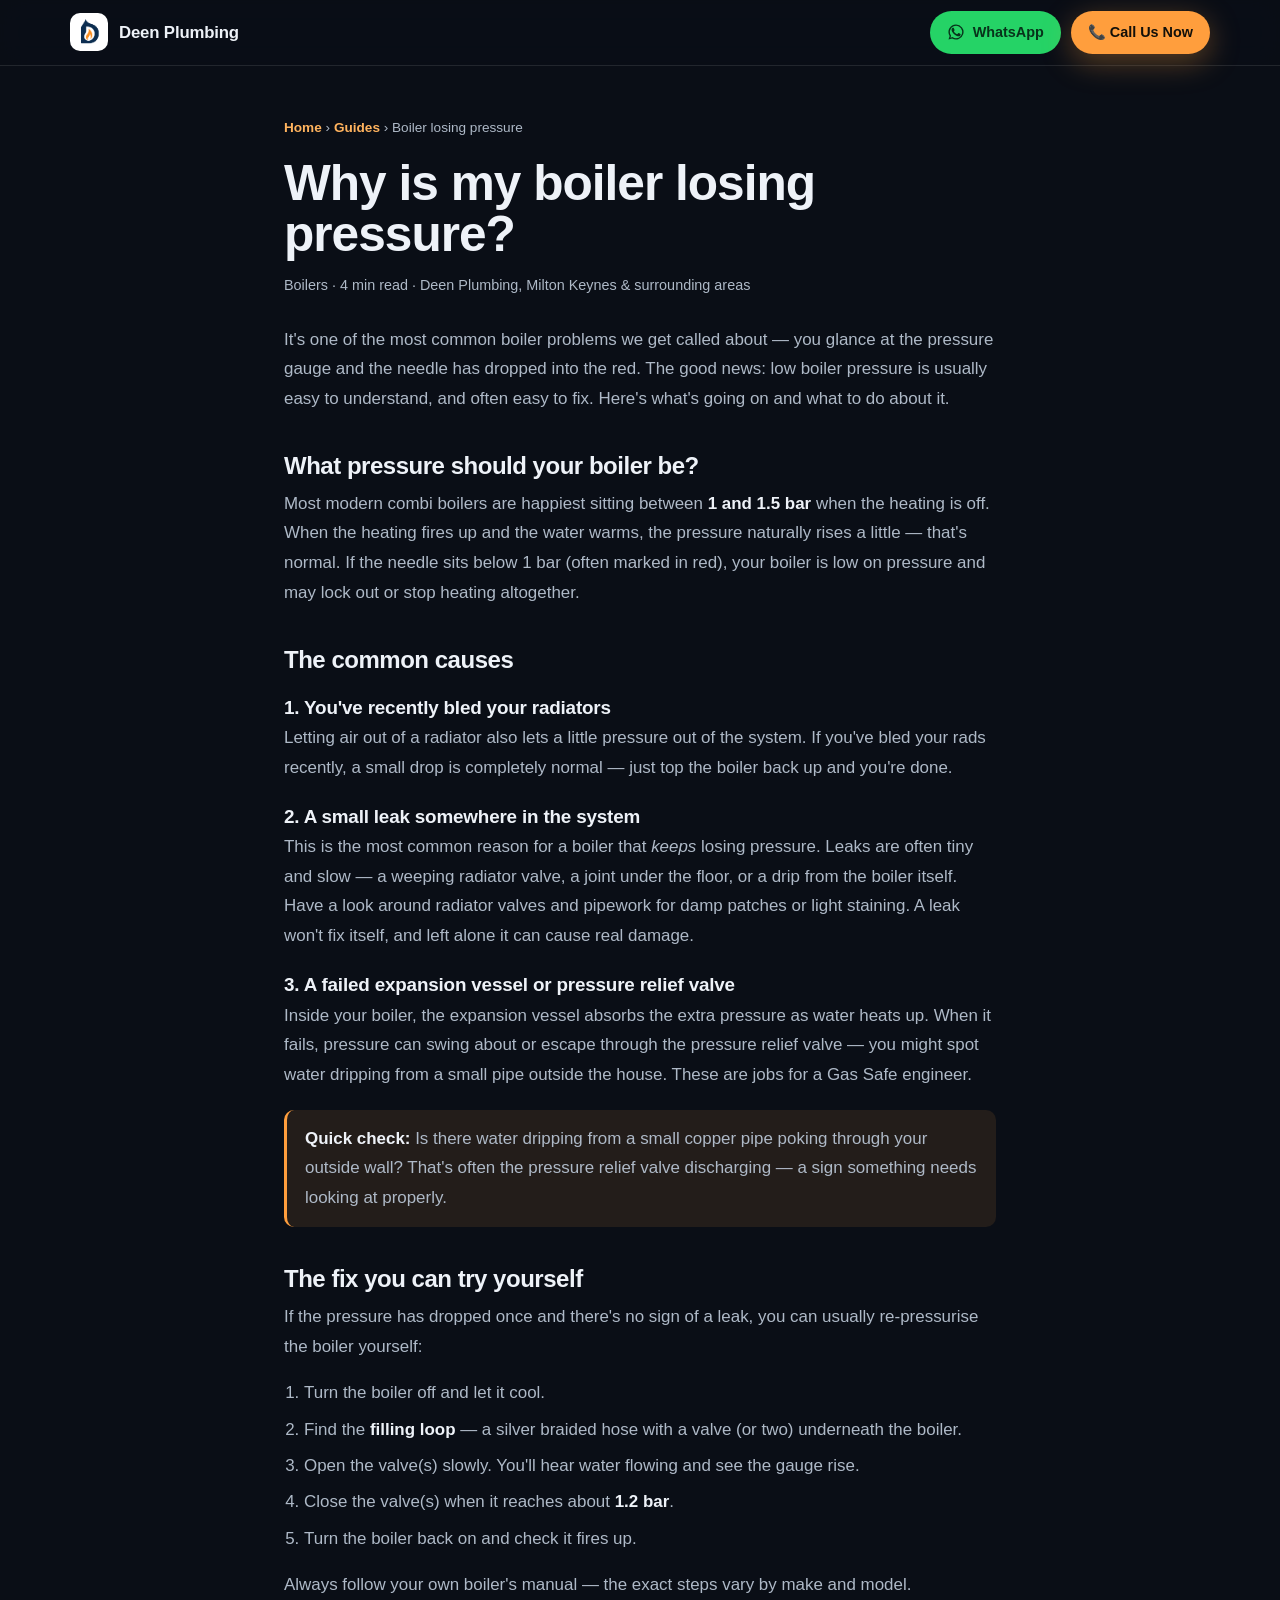
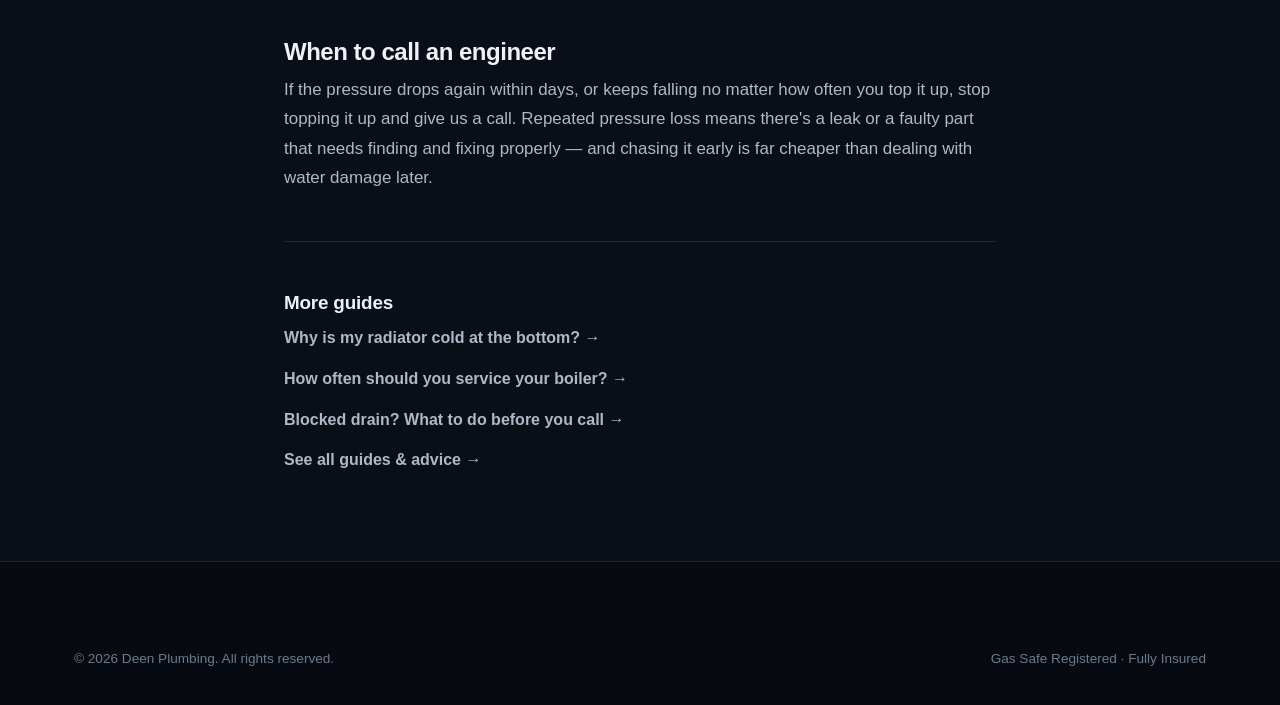
<file: article-boiler-losing-pressure.html>
<!DOCTYPE html>
<html lang="en-GB">
<head>
<meta charset="UTF-8">
<meta name="viewport" content="width=device-width, initial-scale=1.0">
<title>Why Is My Boiler Losing Pressure? Causes &amp; Fixes | Deen Plumbing</title>
<meta name="description" content="Boiler keeps losing pressure? Here are the common causes, the quick re-pressurising fix you can do yourself, and when to call a Gas Safe engineer in Milton Keynes.">
<link rel="canonical" href="https://deenplumbing.co.uk/article-boiler-losing-pressure.html">
<meta name="theme-color" content="#0a0e16">
<meta property="og:type" content="article">
<meta property="og:title" content="Why Is My Boiler Losing Pressure? Causes & Fixes">
<meta property="og:description" content="The common causes of low boiler pressure, the quick fix you can try, and when to call an engineer.">
<link rel="icon" href="images/logo-solid.png">
<link rel="stylesheet" href="styles.css">
<script type="application/ld+json">
{
  "@context":"https://schema.org","@type":"FAQPage",
  "mainEntity":[
    {"@type":"Question","name":"What pressure should my boiler be at?","acceptedAnswer":{"@type":"Answer","text":"Most combi boilers should sit around 1 to 1.5 bar when the heating is off. If the needle is in the red below 1 bar, the boiler is low on pressure and may need topping up."}},
    {"@type":"Question","name":"Why does my boiler keep losing pressure?","acceptedAnswer":{"@type":"Answer","text":"The most common causes are a small leak somewhere in the system, recently bled radiators, or a failed expansion vessel or pressure relief valve. A one-off drop is normal; repeated drops point to a fault that needs an engineer."}},
    {"@type":"Question","name":"Can I fix low boiler pressure myself?","acceptedAnswer":{"@type":"Answer","text":"Yes — you can usually re-pressurise the boiler using the filling loop, following your manual. If it keeps dropping after topping up, stop and call a Gas Safe registered engineer."}}
  ]
}
</script>
<!-- Google Analytics 4 -->
<script async src="https://www.googletagmanager.com/gtag/js?id=G-BTW2G2SNPB"></script>
<script>window.dataLayer=window.dataLayer||[];function gtag(){dataLayer.push(arguments);}gtag('js',new Date());gtag('config','G-BTW2G2SNPB');</script>
</head>
<body>

<header class="topbar">
  <div class="topbar__inner">
    <a class="brand" href="index.html" aria-label="Deen Plumbing — home">
      <span class="brand__mark"><img src="images/logo.png" alt="Deen Plumbing"></span>
      <span><span class="brand__name">Deen Plumbing</span></span>
    </a>
    <div class="bar-actions">
      <a class="btn btn--whatsapp btn--sm" href="https://wa.me/447346813714?text=Hi%20Deen%2C%20I%27d%20like%20a%20quote" target="_blank" rel="noopener"><svg viewBox="0 0 24 24" fill="currentColor" aria-hidden="true"><path d="M12 2a10 10 0 0 0-8.5 15.3L2 22l4.8-1.5A10 10 0 1 0 12 2zm0 18.2c-1.5 0-3-.4-4.3-1.2l-.3-.18-2.85.9.9-2.78-.2-.32A8.2 8.2 0 1 1 12 20.2z"/><path d="M17.47 14.38c-.3-.15-1.74-.86-2-.96-.27-.1-.46-.15-.66.15-.2.3-.76.96-.93 1.15-.17.2-.34.22-.64.07-.3-.15-1.25-.46-2.38-1.47-.88-.78-1.47-1.75-1.64-2.05-.17-.3-.02-.46.13-.6.13-.13.3-.34.44-.51.15-.17.2-.3.3-.5.1-.2.05-.37-.02-.52-.07-.15-.66-1.6-.9-2.18-.24-.56-.48-.49-.66-.5h-.57c-.2 0-.52.07-.8.37-.27.3-1.05 1.02-1.05 2.5 0 1.47 1.08 2.9 1.23 3.1.15.2 2.12 3.24 5.13 4.54.72.31 1.28.5 1.71.64.72.23 1.37.2 1.89.12.58-.09 1.74-.71 1.99-1.4.24-.69.24-1.28.17-1.4-.07-.12-.27-.2-.57-.35z"/></svg> WhatsApp</a>
      <a class="btn btn--amber btn--sm btn--pulse" href="tel:+447346813714">📞 Call Us Now</a>
    </div>
  </div>
</header>

<article class="article">
  <p class="crumb"><a href="index.html">Home</a> › <a href="articles.html">Guides</a> › Boiler losing pressure</p>
  <h1>Why is my boiler losing pressure?</h1>
  <p class="meta">Boilers · 4 min read · Deen Plumbing, Milton Keynes &amp; surrounding areas</p>

  <p>It's one of the most common boiler problems we get called about — you glance at the pressure gauge and the needle has dropped into the red. The good news: low boiler pressure is usually easy to understand, and often easy to fix. Here's what's going on and what to do about it.</p>

  <h2>What pressure should your boiler be?</h2>
  <p>Most modern combi boilers are happiest sitting between <strong>1 and 1.5 bar</strong> when the heating is off. When the heating fires up and the water warms, the pressure naturally rises a little — that's normal. If the needle sits below 1 bar (often marked in red), your boiler is low on pressure and may lock out or stop heating altogether.</p>

  <h2>The common causes</h2>
  <h3>1. You've recently bled your radiators</h3>
  <p>Letting air out of a radiator also lets a little pressure out of the system. If you've bled your rads recently, a small drop is completely normal — just top the boiler back up and you're done.</p>

  <h3>2. A small leak somewhere in the system</h3>
  <p>This is the most common reason for a boiler that <em>keeps</em> losing pressure. Leaks are often tiny and slow — a weeping radiator valve, a joint under the floor, or a drip from the boiler itself. Have a look around radiator valves and pipework for damp patches or light staining. A leak won't fix itself, and left alone it can cause real damage.</p>

  <h3>3. A failed expansion vessel or pressure relief valve</h3>
  <p>Inside your boiler, the expansion vessel absorbs the extra pressure as water heats up. When it fails, pressure can swing about or escape through the pressure relief valve — you might spot water dripping from a small pipe outside the house. These are jobs for a Gas Safe engineer.</p>

  <div class="callout"><p><strong>Quick check:</strong> Is there water dripping from a small copper pipe poking through your outside wall? That's often the pressure relief valve discharging — a sign something needs looking at properly.</p></div>

  <h2>The fix you can try yourself</h2>
  <p>If the pressure has dropped once and there's no sign of a leak, you can usually re-pressurise the boiler yourself:</p>
  <ol>
    <li>Turn the boiler off and let it cool.</li>
    <li>Find the <strong>filling loop</strong> — a silver braided hose with a valve (or two) underneath the boiler.</li>
    <li>Open the valve(s) slowly. You'll hear water flowing and see the gauge rise.</li>
    <li>Close the valve(s) when it reaches about <strong>1.2 bar</strong>.</li>
    <li>Turn the boiler back on and check it fires up.</li>
  </ol>
  <p>Always follow your own boiler's manual — the exact steps vary by make and model.</p>

  <h2>When to call an engineer</h2>
  <p>If the pressure drops again within days, or keeps falling no matter how often you top it up, stop topping it up and give us a call. Repeated pressure loss means there's a leak or a faulty part that needs finding and fixing properly — and chasing it early is far cheaper than dealing with water damage later.</p>

  <div class="article__more">
    <h3>More guides</h3>
    <a href="article-radiator-cold-bottom.html">Why is my radiator cold at the bottom? →</a>
    <a href="article-boiler-service.html">How often should you service your boiler? →</a>
    <a href="article-blocked-drains.html">Blocked drain? What to do before you call →</a>
    <a href="articles.html">See all guides &amp; advice →</a>
  </div>
</article>

<footer class="footer">
  <div class="container footer__bottom">
    <span>© <span id="year"></span> Deen Plumbing. All rights reserved.</span>
    <span>Gas Safe Registered · Fully Insured</span>
  </div>
</footer>

<div class="mobile-cta">
  <a class="btn btn--amber btn--pulse" href="tel:+447346813714">📞 Call Now</a>
  <a class="btn btn--whatsapp" href="https://wa.me/447346813714?text=Hi%20Deen%2C%20I%27d%20like%20a%20quote" target="_blank" rel="noopener"><svg viewBox="0 0 24 24" fill="currentColor" aria-hidden="true"><path d="M12 2a10 10 0 0 0-8.5 15.3L2 22l4.8-1.5A10 10 0 1 0 12 2zm0 18.2c-1.5 0-3-.4-4.3-1.2l-.3-.18-2.85.9.9-2.78-.2-.32A8.2 8.2 0 1 1 12 20.2z"/><path d="M17.47 14.38c-.3-.15-1.74-.86-2-.96-.27-.1-.46-.15-.66.15-.2.3-.76.96-.93 1.15-.17.2-.34.22-.64.07-.3-.15-1.25-.46-2.38-1.47-.88-.78-1.47-1.75-1.64-2.05-.17-.3-.02-.46.13-.6.13-.13.3-.34.44-.51.15-.17.2-.3.3-.5.1-.2.05-.37-.02-.52-.07-.15-.66-1.6-.9-2.18-.24-.56-.48-.49-.66-.5h-.57c-.2 0-.52.07-.8.37-.27.3-1.05 1.02-1.05 2.5 0 1.47 1.08 2.9 1.23 3.1.15.2 2.12 3.24 5.13 4.54.72.31 1.28.5 1.71.64.72.23 1.37.2 1.89.12.58-.09 1.74-.71 1.99-1.4.24-.69.24-1.28.17-1.4-.07-.12-.27-.2-.57-.35z"/></svg> WhatsApp</a>
</div>

<script>document.getElementById('year').textContent = new Date().getFullYear();</script>
</body>
</html>
</file>
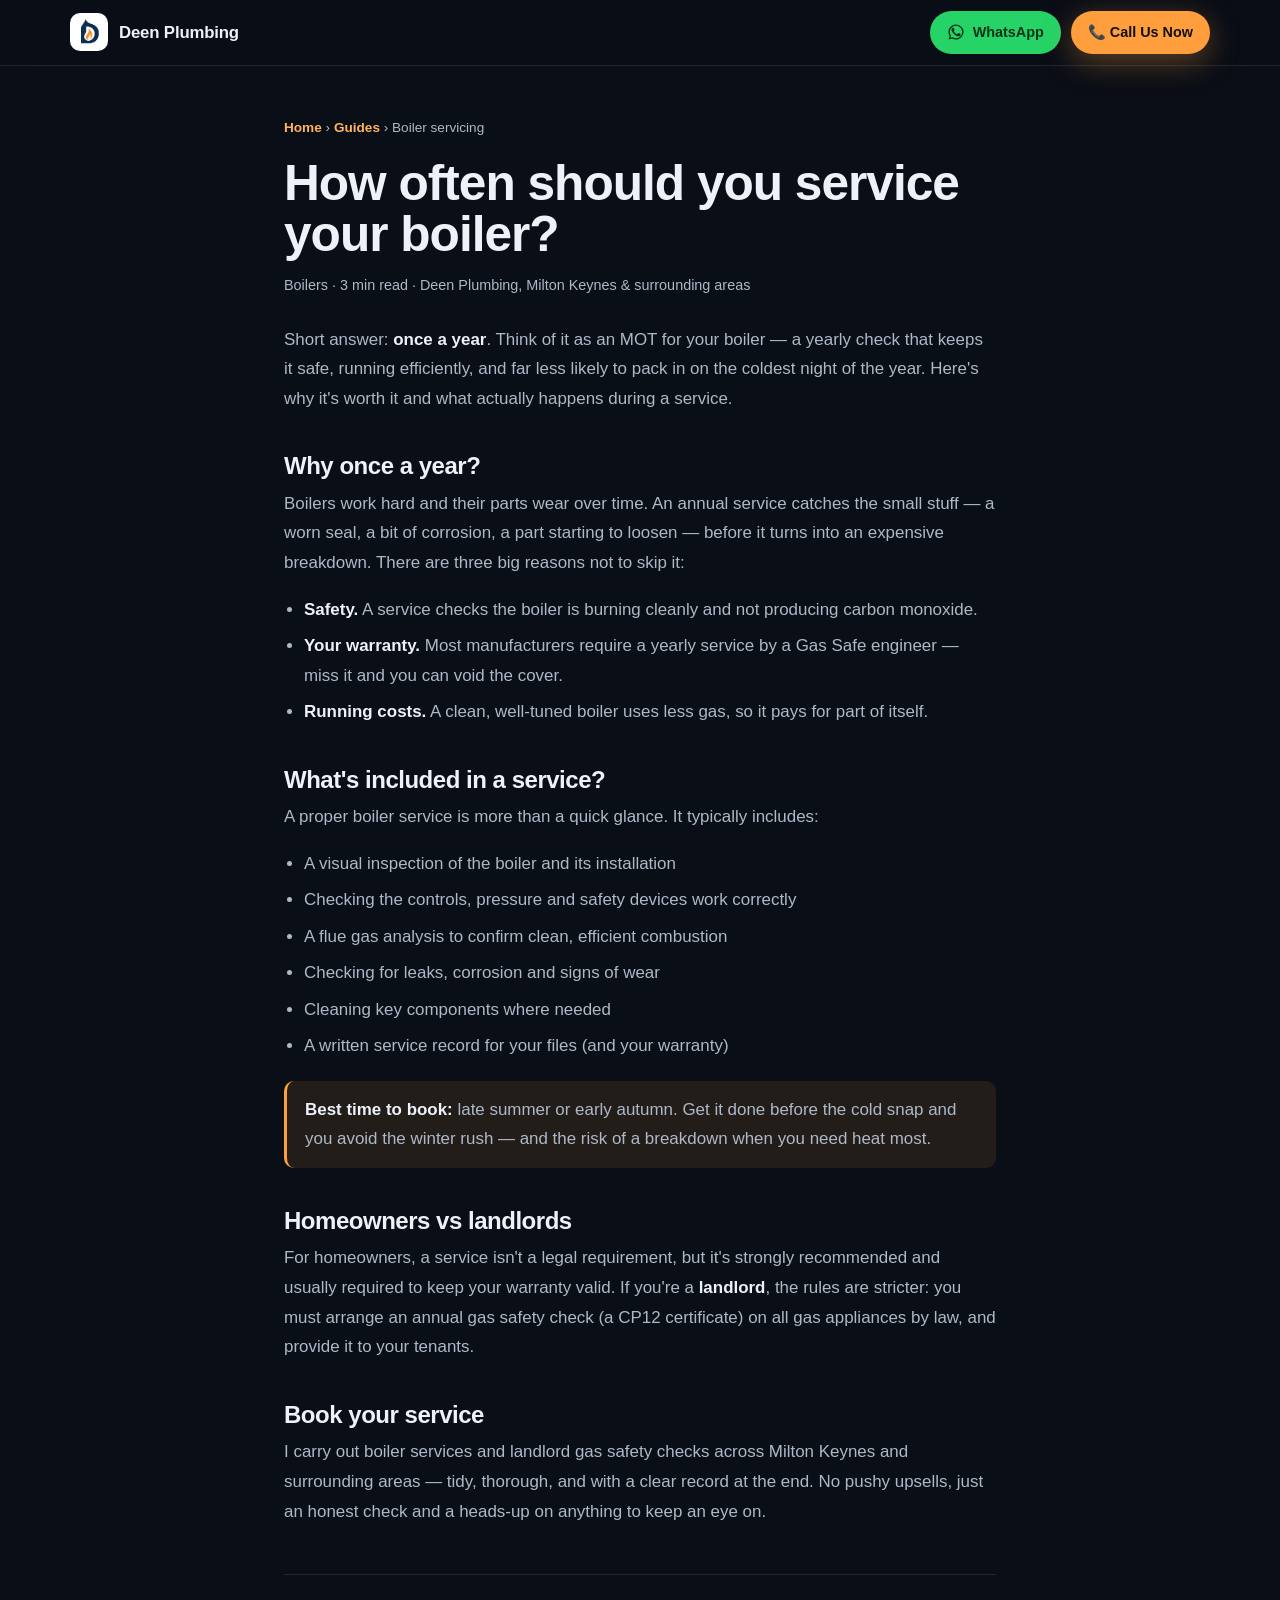
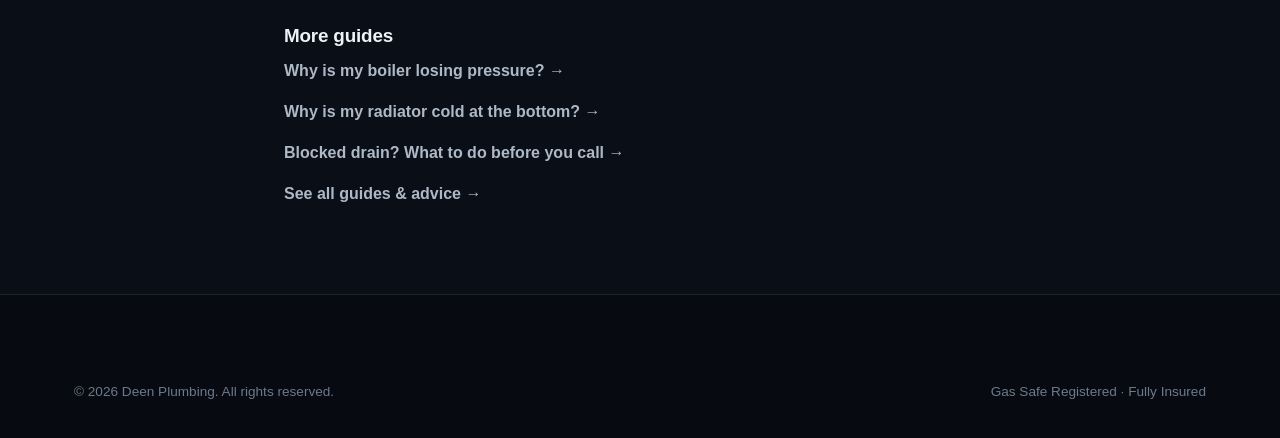
<file: article-boiler-service.html>
<!DOCTYPE html>
<html lang="en-GB">
<head>
<meta charset="UTF-8">
<meta name="viewport" content="width=device-width, initial-scale=1.0">
<title>How Often Should You Service Your Boiler? | Deen Plumbing</title>
<meta name="description" content="How often to service your boiler, what an annual service includes, why it keeps your warranty valid, and what it costs. Gas Safe boiler servicing in Milton Keynes & surrounding areas.">
<link rel="canonical" href="https://deenplumbing.co.uk/article-boiler-service.html">
<meta name="theme-color" content="#0a0e16">
<meta property="og:type" content="article">
<meta property="og:title" content="How Often Should You Service Your Boiler?">
<meta property="og:description" content="Why an annual boiler service saves money, keeps your warranty valid and catches problems early.">
<link rel="icon" href="images/logo-solid.png">
<link rel="stylesheet" href="styles.css">
<script type="application/ld+json">
{
  "@context":"https://schema.org","@type":"FAQPage",
  "mainEntity":[
    {"@type":"Question","name":"How often should a boiler be serviced?","acceptedAnswer":{"@type":"Answer","text":"Once a year. An annual service keeps your boiler safe and efficient, and most manufacturers require it to keep the warranty valid."}},
    {"@type":"Question","name":"What does a boiler service include?","acceptedAnswer":{"@type":"Answer","text":"A visual inspection, checking the controls and safety devices, a flue gas analysis, checking for leaks and corrosion, and cleaning components where needed — finishing with a service record."}},
    {"@type":"Question","name":"Is a boiler service a legal requirement?","acceptedAnswer":{"@type":"Answer","text":"For homeowners it isn't a legal requirement, but it's strongly recommended and usually required by your warranty. Landlords must have an annual gas safety check (CP12) by law."}}
  ]
}
</script>
<!-- Google Analytics 4 -->
<script async src="https://www.googletagmanager.com/gtag/js?id=G-BTW2G2SNPB"></script>
<script>window.dataLayer=window.dataLayer||[];function gtag(){dataLayer.push(arguments);}gtag('js',new Date());gtag('config','G-BTW2G2SNPB');</script>
</head>
<body>

<header class="topbar">
  <div class="topbar__inner">
    <a class="brand" href="index.html" aria-label="Deen Plumbing — home">
      <span class="brand__mark"><img src="images/logo.png" alt="Deen Plumbing"></span>
      <span><span class="brand__name">Deen Plumbing</span></span>
    </a>
    <div class="bar-actions">
      <a class="btn btn--whatsapp btn--sm" href="https://wa.me/447346813714?text=Hi%20Deen%2C%20I%27d%20like%20a%20quote" target="_blank" rel="noopener"><svg viewBox="0 0 24 24" fill="currentColor" aria-hidden="true"><path d="M12 2a10 10 0 0 0-8.5 15.3L2 22l4.8-1.5A10 10 0 1 0 12 2zm0 18.2c-1.5 0-3-.4-4.3-1.2l-.3-.18-2.85.9.9-2.78-.2-.32A8.2 8.2 0 1 1 12 20.2z"/><path d="M17.47 14.38c-.3-.15-1.74-.86-2-.96-.27-.1-.46-.15-.66.15-.2.3-.76.96-.93 1.15-.17.2-.34.22-.64.07-.3-.15-1.25-.46-2.38-1.47-.88-.78-1.47-1.75-1.64-2.05-.17-.3-.02-.46.13-.6.13-.13.3-.34.44-.51.15-.17.2-.3.3-.5.1-.2.05-.37-.02-.52-.07-.15-.66-1.6-.9-2.18-.24-.56-.48-.49-.66-.5h-.57c-.2 0-.52.07-.8.37-.27.3-1.05 1.02-1.05 2.5 0 1.47 1.08 2.9 1.23 3.1.15.2 2.12 3.24 5.13 4.54.72.31 1.28.5 1.71.64.72.23 1.37.2 1.89.12.58-.09 1.74-.71 1.99-1.4.24-.69.24-1.28.17-1.4-.07-.12-.27-.2-.57-.35z"/></svg> WhatsApp</a>
      <a class="btn btn--amber btn--sm btn--pulse" href="tel:+447346813714">📞 Call Us Now</a>
    </div>
  </div>
</header>

<article class="article">
  <p class="crumb"><a href="index.html">Home</a> › <a href="articles.html">Guides</a> › Boiler servicing</p>
  <h1>How often should you service your boiler?</h1>
  <p class="meta">Boilers · 3 min read · Deen Plumbing, Milton Keynes &amp; surrounding areas</p>

  <p>Short answer: <strong>once a year</strong>. Think of it as an MOT for your boiler — a yearly check that keeps it safe, running efficiently, and far less likely to pack in on the coldest night of the year. Here's why it's worth it and what actually happens during a service.</p>

  <h2>Why once a year?</h2>
  <p>Boilers work hard and their parts wear over time. An annual service catches the small stuff — a worn seal, a bit of corrosion, a part starting to loosen — before it turns into an expensive breakdown. There are three big reasons not to skip it:</p>
  <ul>
    <li><strong>Safety.</strong> A service checks the boiler is burning cleanly and not producing carbon monoxide.</li>
    <li><strong>Your warranty.</strong> Most manufacturers require a yearly service by a Gas Safe engineer — miss it and you can void the cover.</li>
    <li><strong>Running costs.</strong> A clean, well-tuned boiler uses less gas, so it pays for part of itself.</li>
  </ul>

  <h2>What's included in a service?</h2>
  <p>A proper boiler service is more than a quick glance. It typically includes:</p>
  <ul>
    <li>A visual inspection of the boiler and its installation</li>
    <li>Checking the controls, pressure and safety devices work correctly</li>
    <li>A flue gas analysis to confirm clean, efficient combustion</li>
    <li>Checking for leaks, corrosion and signs of wear</li>
    <li>Cleaning key components where needed</li>
    <li>A written service record for your files (and your warranty)</li>
  </ul>

  <div class="callout"><p><strong>Best time to book:</strong> late summer or early autumn. Get it done before the cold snap and you avoid the winter rush — and the risk of a breakdown when you need heat most.</p></div>

  <h2>Homeowners vs landlords</h2>
  <p>For homeowners, a service isn't a legal requirement, but it's strongly recommended and usually required to keep your warranty valid. If you're a <strong>landlord</strong>, the rules are stricter: you must arrange an annual gas safety check (a CP12 certificate) on all gas appliances by law, and provide it to your tenants.</p>

  <h2>Book your service</h2>
  <p>I carry out boiler services and landlord gas safety checks across Milton Keynes and surrounding areas — tidy, thorough, and with a clear record at the end. No pushy upsells, just an honest check and a heads-up on anything to keep an eye on.</p>

  <div class="article__more">
    <h3>More guides</h3>
    <a href="article-boiler-losing-pressure.html">Why is my boiler losing pressure? →</a>
    <a href="article-radiator-cold-bottom.html">Why is my radiator cold at the bottom? →</a>
    <a href="article-blocked-drains.html">Blocked drain? What to do before you call →</a>
    <a href="articles.html">See all guides &amp; advice →</a>
  </div>
</article>

<footer class="footer">
  <div class="container footer__bottom">
    <span>© <span id="year"></span> Deen Plumbing. All rights reserved.</span>
    <span>Gas Safe Registered · Fully Insured</span>
  </div>
</footer>

<div class="mobile-cta">
  <a class="btn btn--amber btn--pulse" href="tel:+447346813714">📞 Call Now</a>
  <a class="btn btn--whatsapp" href="https://wa.me/447346813714?text=Hi%20Deen%2C%20I%27d%20like%20a%20quote" target="_blank" rel="noopener"><svg viewBox="0 0 24 24" fill="currentColor" aria-hidden="true"><path d="M12 2a10 10 0 0 0-8.5 15.3L2 22l4.8-1.5A10 10 0 1 0 12 2zm0 18.2c-1.5 0-3-.4-4.3-1.2l-.3-.18-2.85.9.9-2.78-.2-.32A8.2 8.2 0 1 1 12 20.2z"/><path d="M17.47 14.38c-.3-.15-1.74-.86-2-.96-.27-.1-.46-.15-.66.15-.2.3-.76.96-.93 1.15-.17.2-.34.22-.64.07-.3-.15-1.25-.46-2.38-1.47-.88-.78-1.47-1.75-1.64-2.05-.17-.3-.02-.46.13-.6.13-.13.3-.34.44-.51.15-.17.2-.3.3-.5.1-.2.05-.37-.02-.52-.07-.15-.66-1.6-.9-2.18-.24-.56-.48-.49-.66-.5h-.57c-.2 0-.52.07-.8.37-.27.3-1.05 1.02-1.05 2.5 0 1.47 1.08 2.9 1.23 3.1.15.2 2.12 3.24 5.13 4.54.72.31 1.28.5 1.71.64.72.23 1.37.2 1.89.12.58-.09 1.74-.71 1.99-1.4.24-.69.24-1.28.17-1.4-.07-.12-.27-.2-.57-.35z"/></svg> WhatsApp</a>
</div>

<script>document.getElementById('year').textContent = new Date().getFullYear();</script>
</body>
</html>
</file>
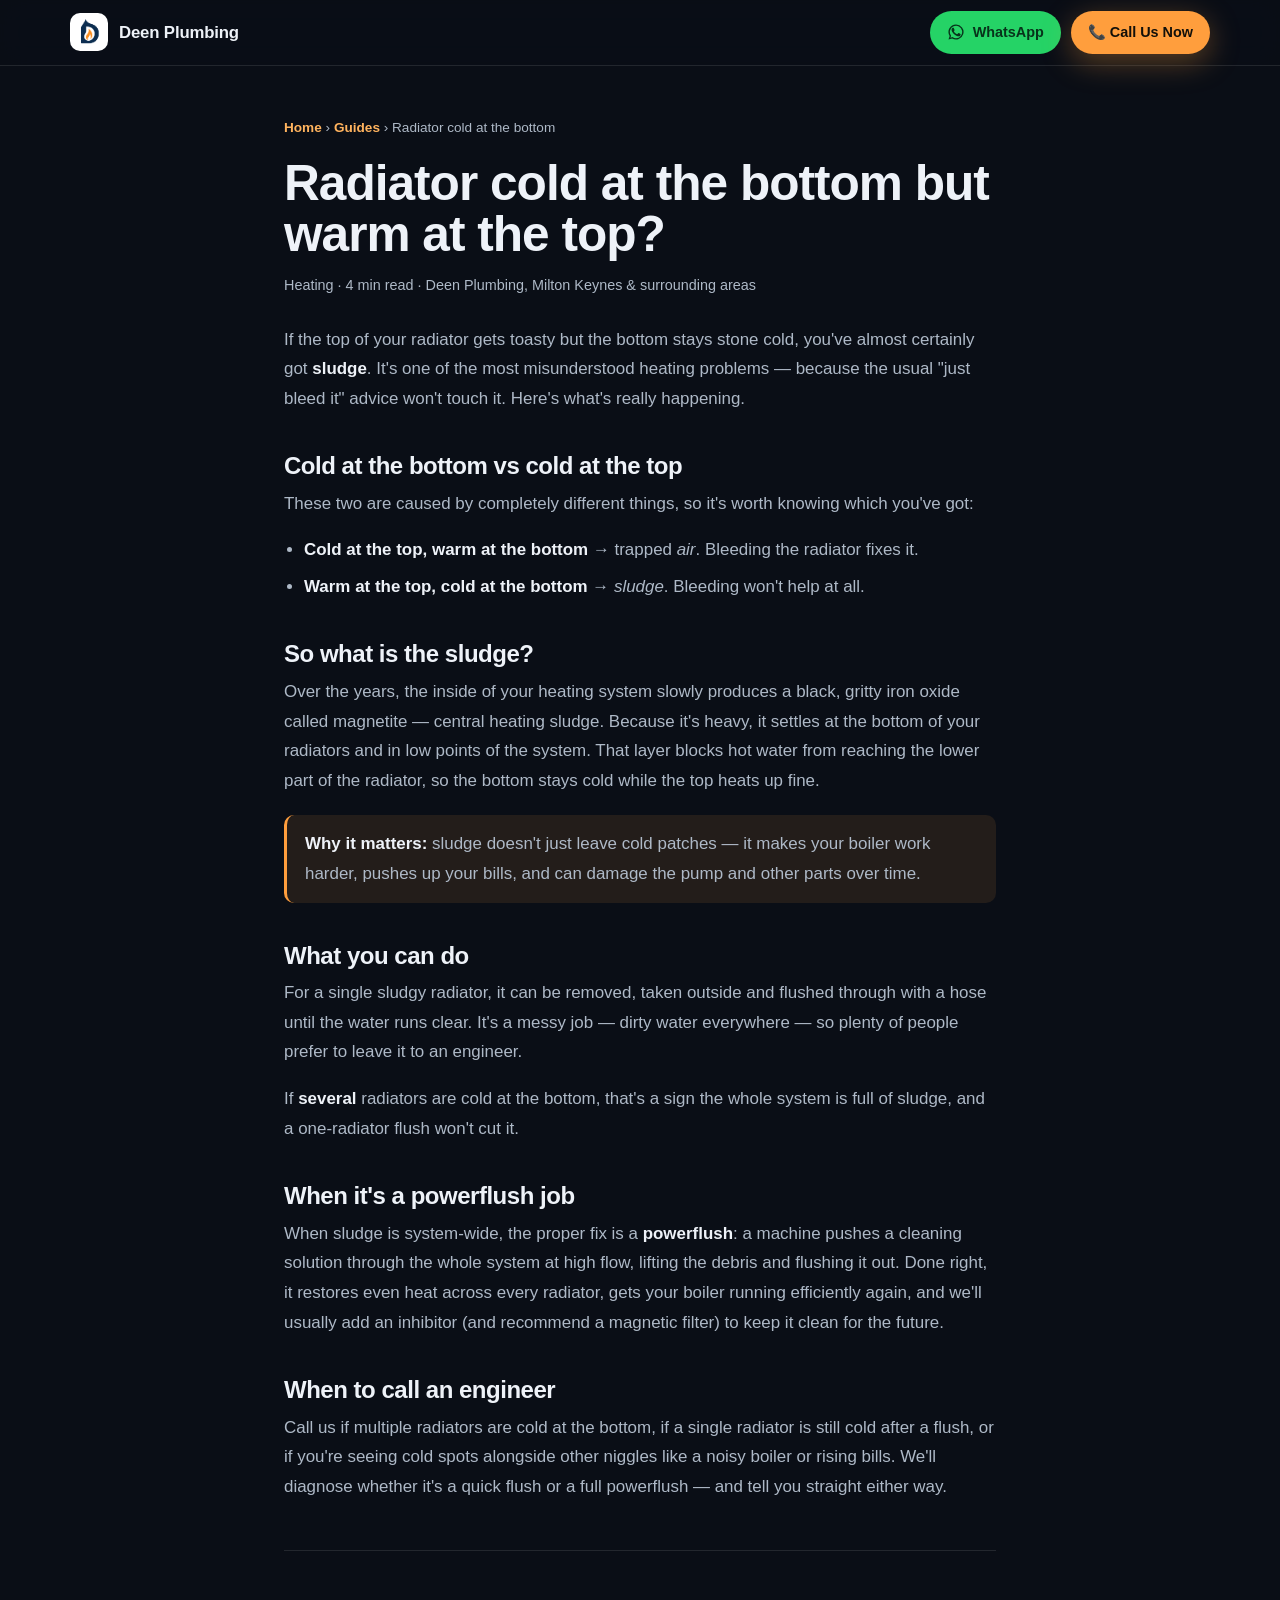
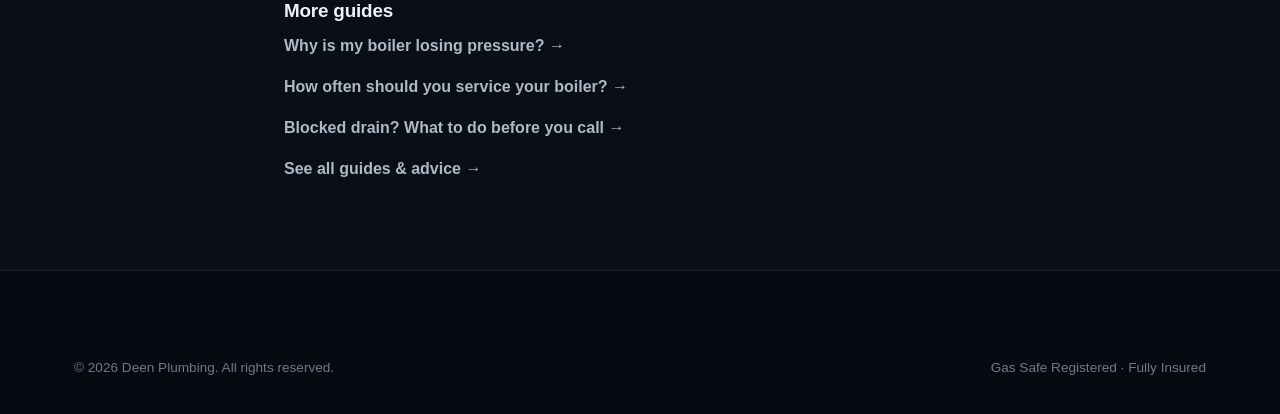
<file: article-radiator-cold-bottom.html>
<!DOCTYPE html>
<html lang="en-GB">
<head>
<meta charset="UTF-8">
<meta name="viewport" content="width=device-width, initial-scale=1.0">
<title>Radiator Cold at the Bottom but Warm at the Top? Here's Why | Deen Plumbing</title>
<meta name="description" content="Radiator warm at the top but cold at the bottom usually means sludge. Here's why bleeding won't fix it, what a powerflush does, and when to call an engineer in Milton Keynes.">
<link rel="canonical" href="https://deenplumbing.co.uk/article-radiator-cold-bottom.html">
<meta name="theme-color" content="#0a0e16">
<meta property="og:type" content="article">
<meta property="og:title" content="Radiator Cold at the Bottom? Here's Why">
<meta property="og:description" content="Why your radiator is warm at the top and cold at the bottom — and how to fix it.">
<link rel="icon" href="images/logo-solid.png">
<link rel="stylesheet" href="styles.css">
<script type="application/ld+json">
{
  "@context":"https://schema.org","@type":"FAQPage",
  "mainEntity":[
    {"@type":"Question","name":"Why is my radiator warm at the top but cold at the bottom?","acceptedAnswer":{"@type":"Answer","text":"It's almost always sludge — a build-up of black iron oxide that settles at the bottom of the radiator and blocks hot water from circulating. Bleeding won't fix it because the problem is sludge, not air."}},
    {"@type":"Question","name":"Will bleeding the radiator fix a cold bottom?","acceptedAnswer":{"@type":"Answer","text":"No. Bleeding releases trapped air, which causes a cold TOP. A cold bottom is caused by sludge and usually needs the radiator flushing or a system powerflush."}},
    {"@type":"Question","name":"What is a powerflush?","acceptedAnswer":{"@type":"Answer","text":"A powerflush pushes a cleaning solution through your heating system at high flow to clear out sludge and debris, restoring even heat and protecting the boiler. It's a job for a professional engineer."}}
  ]
}
</script>
<!-- Google Analytics 4 -->
<script async src="https://www.googletagmanager.com/gtag/js?id=G-BTW2G2SNPB"></script>
<script>window.dataLayer=window.dataLayer||[];function gtag(){dataLayer.push(arguments);}gtag('js',new Date());gtag('config','G-BTW2G2SNPB');</script>
</head>
<body>

<header class="topbar">
  <div class="topbar__inner">
    <a class="brand" href="index.html" aria-label="Deen Plumbing — home">
      <span class="brand__mark"><img src="images/logo.png" alt="Deen Plumbing"></span>
      <span><span class="brand__name">Deen Plumbing</span></span>
    </a>
    <div class="bar-actions">
      <a class="btn btn--whatsapp btn--sm" href="https://wa.me/447346813714?text=Hi%20Deen%2C%20I%27d%20like%20a%20quote" target="_blank" rel="noopener"><svg viewBox="0 0 24 24" fill="currentColor" aria-hidden="true"><path d="M12 2a10 10 0 0 0-8.5 15.3L2 22l4.8-1.5A10 10 0 1 0 12 2zm0 18.2c-1.5 0-3-.4-4.3-1.2l-.3-.18-2.85.9.9-2.78-.2-.32A8.2 8.2 0 1 1 12 20.2z"/><path d="M17.47 14.38c-.3-.15-1.74-.86-2-.96-.27-.1-.46-.15-.66.15-.2.3-.76.96-.93 1.15-.17.2-.34.22-.64.07-.3-.15-1.25-.46-2.38-1.47-.88-.78-1.47-1.75-1.64-2.05-.17-.3-.02-.46.13-.6.13-.13.3-.34.44-.51.15-.17.2-.3.3-.5.1-.2.05-.37-.02-.52-.07-.15-.66-1.6-.9-2.18-.24-.56-.48-.49-.66-.5h-.57c-.2 0-.52.07-.8.37-.27.3-1.05 1.02-1.05 2.5 0 1.47 1.08 2.9 1.23 3.1.15.2 2.12 3.24 5.13 4.54.72.31 1.28.5 1.71.64.72.23 1.37.2 1.89.12.58-.09 1.74-.71 1.99-1.4.24-.69.24-1.28.17-1.4-.07-.12-.27-.2-.57-.35z"/></svg> WhatsApp</a>
      <a class="btn btn--amber btn--sm btn--pulse" href="tel:+447346813714">📞 Call Us Now</a>
    </div>
  </div>
</header>

<article class="article">
  <p class="crumb"><a href="index.html">Home</a> › <a href="articles.html">Guides</a> › Radiator cold at the bottom</p>
  <h1>Radiator cold at the bottom but warm at the top?</h1>
  <p class="meta">Heating · 4 min read · Deen Plumbing, Milton Keynes &amp; surrounding areas</p>

  <p>If the top of your radiator gets toasty but the bottom stays stone cold, you've almost certainly got <strong>sludge</strong>. It's one of the most misunderstood heating problems — because the usual "just bleed it" advice won't touch it. Here's what's really happening.</p>

  <h2>Cold at the bottom vs cold at the top</h2>
  <p>These two are caused by completely different things, so it's worth knowing which you've got:</p>
  <ul>
    <li><strong>Cold at the top, warm at the bottom</strong> → trapped <em>air</em>. Bleeding the radiator fixes it.</li>
    <li><strong>Warm at the top, cold at the bottom</strong> → <em>sludge</em>. Bleeding won't help at all.</li>
  </ul>

  <h2>So what is the sludge?</h2>
  <p>Over the years, the inside of your heating system slowly produces a black, gritty iron oxide called magnetite — central heating sludge. Because it's heavy, it settles at the bottom of your radiators and in low points of the system. That layer blocks hot water from reaching the lower part of the radiator, so the bottom stays cold while the top heats up fine.</p>

  <div class="callout"><p><strong>Why it matters:</strong> sludge doesn't just leave cold patches — it makes your boiler work harder, pushes up your bills, and can damage the pump and other parts over time.</p></div>

  <h2>What you can do</h2>
  <p>For a single sludgy radiator, it can be removed, taken outside and flushed through with a hose until the water runs clear. It's a messy job — dirty water everywhere — so plenty of people prefer to leave it to an engineer.</p>
  <p>If <strong>several</strong> radiators are cold at the bottom, that's a sign the whole system is full of sludge, and a one-radiator flush won't cut it.</p>

  <h2>When it's a powerflush job</h2>
  <p>When sludge is system-wide, the proper fix is a <strong>powerflush</strong>: a machine pushes a cleaning solution through the whole system at high flow, lifting the debris and flushing it out. Done right, it restores even heat across every radiator, gets your boiler running efficiently again, and we'll usually add an inhibitor (and recommend a magnetic filter) to keep it clean for the future.</p>

  <h2>When to call an engineer</h2>
  <p>Call us if multiple radiators are cold at the bottom, if a single radiator is still cold after a flush, or if you're seeing cold spots alongside other niggles like a noisy boiler or rising bills. We'll diagnose whether it's a quick flush or a full powerflush — and tell you straight either way.</p>

  <div class="article__more">
    <h3>More guides</h3>
    <a href="article-boiler-losing-pressure.html">Why is my boiler losing pressure? →</a>
    <a href="article-boiler-service.html">How often should you service your boiler? →</a>
    <a href="article-blocked-drains.html">Blocked drain? What to do before you call →</a>
    <a href="articles.html">See all guides &amp; advice →</a>
  </div>
</article>

<footer class="footer">
  <div class="container footer__bottom">
    <span>© <span id="year"></span> Deen Plumbing. All rights reserved.</span>
    <span>Gas Safe Registered · Fully Insured</span>
  </div>
</footer>

<div class="mobile-cta">
  <a class="btn btn--amber btn--pulse" href="tel:+447346813714">📞 Call Now</a>
  <a class="btn btn--whatsapp" href="https://wa.me/447346813714?text=Hi%20Deen%2C%20I%27d%20like%20a%20quote" target="_blank" rel="noopener"><svg viewBox="0 0 24 24" fill="currentColor" aria-hidden="true"><path d="M12 2a10 10 0 0 0-8.5 15.3L2 22l4.8-1.5A10 10 0 1 0 12 2zm0 18.2c-1.5 0-3-.4-4.3-1.2l-.3-.18-2.85.9.9-2.78-.2-.32A8.2 8.2 0 1 1 12 20.2z"/><path d="M17.47 14.38c-.3-.15-1.74-.86-2-.96-.27-.1-.46-.15-.66.15-.2.3-.76.96-.93 1.15-.17.2-.34.22-.64.07-.3-.15-1.25-.46-2.38-1.47-.88-.78-1.47-1.75-1.64-2.05-.17-.3-.02-.46.13-.6.13-.13.3-.34.44-.51.15-.17.2-.3.3-.5.1-.2.05-.37-.02-.52-.07-.15-.66-1.6-.9-2.18-.24-.56-.48-.49-.66-.5h-.57c-.2 0-.52.07-.8.37-.27.3-1.05 1.02-1.05 2.5 0 1.47 1.08 2.9 1.23 3.1.15.2 2.12 3.24 5.13 4.54.72.31 1.28.5 1.71.64.72.23 1.37.2 1.89.12.58-.09 1.74-.71 1.99-1.4.24-.69.24-1.28.17-1.4-.07-.12-.27-.2-.57-.35z"/></svg> WhatsApp</a>
</div>

<script>document.getElementById('year').textContent = new Date().getFullYear();</script>
</body>
</html>
</file>
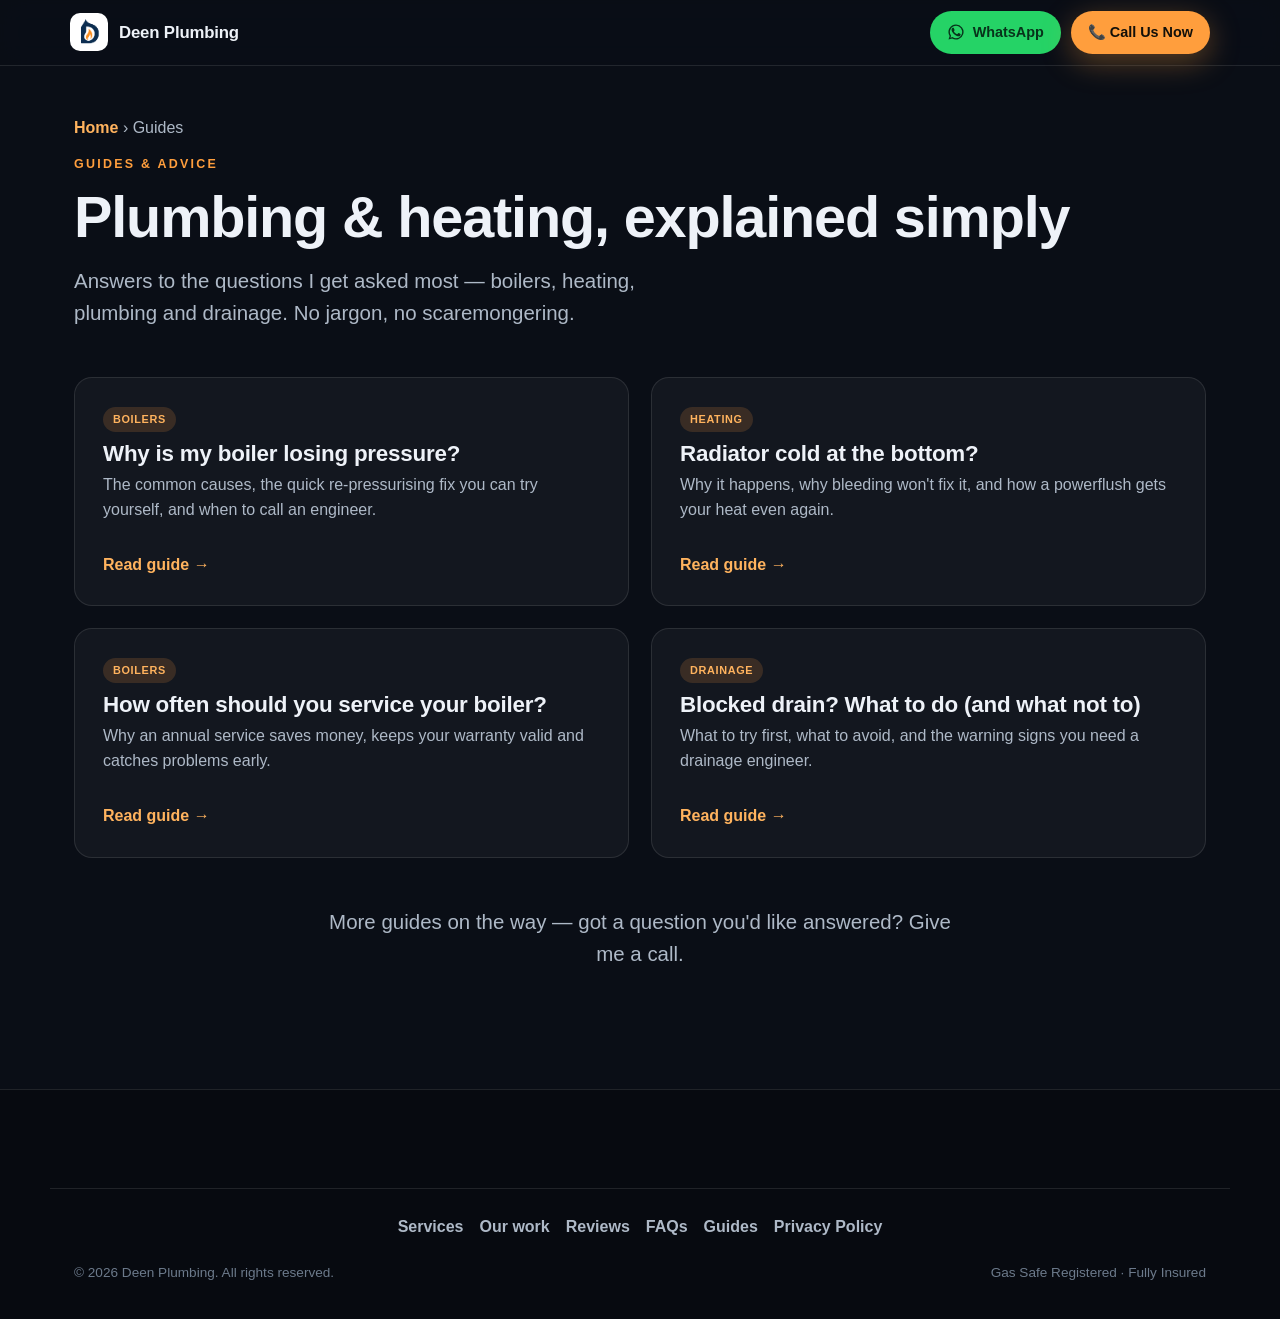
<file: articles.html>
<!DOCTYPE html>
<html lang="en-GB">
<head>
<meta charset="UTF-8">
<meta name="viewport" content="width=device-width, initial-scale=1.0">
<title>Plumbing &amp; Heating Guides &amp; Advice | Deen Plumbing — Milton Keynes &amp; surrounding areas</title>
<meta name="description" content="Straight-talking guides on boilers, heating, plumbing and drainage from a Gas Safe registered engineer covering Milton Keynes and surrounding areas.">
<link rel="canonical" href="https://deenplumbing.co.uk/articles.html">
<meta name="theme-color" content="#0a0e16">
<meta property="og:type" content="website">
<meta property="og:title" content="Plumbing & Heating Guides & Advice | Deen Plumbing">
<meta property="og:description" content="Boilers, heating, plumbing and drainage — practical guides from a Gas Safe engineer.">
<link rel="icon" href="images/logo-solid.png">
<link rel="stylesheet" href="styles.css">
<!-- Google Analytics 4 -->
<script async src="https://www.googletagmanager.com/gtag/js?id=G-BTW2G2SNPB"></script>
<script>window.dataLayer=window.dataLayer||[];function gtag(){dataLayer.push(arguments);}gtag('js',new Date());gtag('config','G-BTW2G2SNPB');</script>
</head>
<body>

<header class="topbar">
  <div class="topbar__inner">
    <a class="brand" href="index.html" aria-label="Deen Plumbing — home">
      <span class="brand__mark"><img src="images/logo.png" alt="Deen Plumbing"></span>
      <span><span class="brand__name">Deen Plumbing</span></span>
    </a>
    <div class="bar-actions">
      <a class="btn btn--whatsapp btn--sm" href="https://wa.me/447346813714?text=Hi%20Deen%2C%20I%27d%20like%20a%20quote" target="_blank" rel="noopener"><svg viewBox="0 0 24 24" fill="currentColor" aria-hidden="true"><path d="M12 2a10 10 0 0 0-8.5 15.3L2 22l4.8-1.5A10 10 0 1 0 12 2zm0 18.2c-1.5 0-3-.4-4.3-1.2l-.3-.18-2.85.9.9-2.78-.2-.32A8.2 8.2 0 1 1 12 20.2z"/><path d="M17.47 14.38c-.3-.15-1.74-.86-2-.96-.27-.1-.46-.15-.66.15-.2.3-.76.96-.93 1.15-.17.2-.34.22-.64.07-.3-.15-1.25-.46-2.38-1.47-.88-.78-1.47-1.75-1.64-2.05-.17-.3-.02-.46.13-.6.13-.13.3-.34.44-.51.15-.17.2-.3.3-.5.1-.2.05-.37-.02-.52-.07-.15-.66-1.6-.9-2.18-.24-.56-.48-.49-.66-.5h-.57c-.2 0-.52.07-.8.37-.27.3-1.05 1.02-1.05 2.5 0 1.47 1.08 2.9 1.23 3.1.15.2 2.12 3.24 5.13 4.54.72.31 1.28.5 1.71.64.72.23 1.37.2 1.89.12.58-.09 1.74-.71 1.99-1.4.24-.69.24-1.28.17-1.4-.07-.12-.27-.2-.57-.35z"/></svg> WhatsApp</a>
      <a class="btn btn--amber btn--sm btn--pulse" href="tel:+447346813714">📞 Call Us Now</a>
    </div>
  </div>
</header>

<section class="section panel-dark" style="padding-top:calc(var(--bar-h) + 50px)">
  <div class="container">
    <p class="crumb" style="color:var(--ink-soft);margin-bottom:14px"><a href="index.html" style="color:var(--amber-2);font-weight:600">Home</a> › Guides</p>
    <p class="eyebrow">Guides &amp; advice</p>
    <h2 style="margin-bottom:.3em">Plumbing &amp; heating, explained simply</h2>
    <p class="lead" style="margin-bottom:48px">Answers to the questions I get asked most — boilers, heating, plumbing and drainage. No jargon, no scaremongering.</p>

    <div class="arts">
      <a class="card guide" href="article-boiler-losing-pressure.html"><span class="job__tag">Boilers</span><h3>Why is my boiler losing pressure?</h3><p>The common causes, the quick re-pressurising fix you can try yourself, and when to call an engineer.</p><span class="more">Read guide →</span></a>
      <a class="card guide" href="article-radiator-cold-bottom.html"><span class="job__tag">Heating</span><h3>Radiator cold at the bottom?</h3><p>Why it happens, why bleeding won't fix it, and how a powerflush gets your heat even again.</p><span class="more">Read guide →</span></a>
      <a class="card guide" href="article-boiler-service.html"><span class="job__tag">Boilers</span><h3>How often should you service your boiler?</h3><p>Why an annual service saves money, keeps your warranty valid and catches problems early.</p><span class="more">Read guide →</span></a>
      <a class="card guide" href="article-blocked-drains.html"><span class="job__tag">Drainage</span><h3>Blocked drain? What to do (and what not to)</h3><p>What to try first, what to avoid, and the warning signs you need a drainage engineer.</p><span class="more">Read guide →</span></a>
    </div>

    <div class="center" style="margin-top:48px">
      <p class="lead">More guides on the way — got a question you'd like answered? Give me a call.</p>
    </div>
  </div>
</section>

<footer class="footer">
  <div class="container footer__links">
    <a href="index.html#services">Services</a>
    <a href="index.html#work">Our work</a>
    <a href="index.html#reviews">Reviews</a>
    <a href="index.html#faqs">FAQs</a>
    <a href="articles.html">Guides</a>
    <a href="privacy.html">Privacy Policy</a>
  </div>
  <div class="container footer__bottom">
    <span>© <span id="year"></span> Deen Plumbing. All rights reserved.</span>
    <span>Gas Safe Registered · Fully Insured</span>
  </div>
</footer>

<div class="mobile-cta">
  <a class="btn btn--amber btn--pulse" href="tel:+447346813714">📞 Call Now</a>
  <a class="btn btn--whatsapp" href="https://wa.me/447346813714?text=Hi%20Deen%2C%20I%27d%20like%20a%20quote" target="_blank" rel="noopener"><svg viewBox="0 0 24 24" fill="currentColor" aria-hidden="true"><path d="M12 2a10 10 0 0 0-8.5 15.3L2 22l4.8-1.5A10 10 0 1 0 12 2zm0 18.2c-1.5 0-3-.4-4.3-1.2l-.3-.18-2.85.9.9-2.78-.2-.32A8.2 8.2 0 1 1 12 20.2z"/><path d="M17.47 14.38c-.3-.15-1.74-.86-2-.96-.27-.1-.46-.15-.66.15-.2.3-.76.96-.93 1.15-.17.2-.34.22-.64.07-.3-.15-1.25-.46-2.38-1.47-.88-.78-1.47-1.75-1.64-2.05-.17-.3-.02-.46.13-.6.13-.13.3-.34.44-.51.15-.17.2-.3.3-.5.1-.2.05-.37-.02-.52-.07-.15-.66-1.6-.9-2.18-.24-.56-.48-.49-.66-.5h-.57c-.2 0-.52.07-.8.37-.27.3-1.05 1.02-1.05 2.5 0 1.47 1.08 2.9 1.23 3.1.15.2 2.12 3.24 5.13 4.54.72.31 1.28.5 1.71.64.72.23 1.37.2 1.89.12.58-.09 1.74-.71 1.99-1.4.24-.69.24-1.28.17-1.4-.07-.12-.27-.2-.57-.35z"/></svg> WhatsApp</a>
</div>

<script>document.getElementById('year').textContent = new Date().getFullYear();</script>
</body>
</html>
</file>
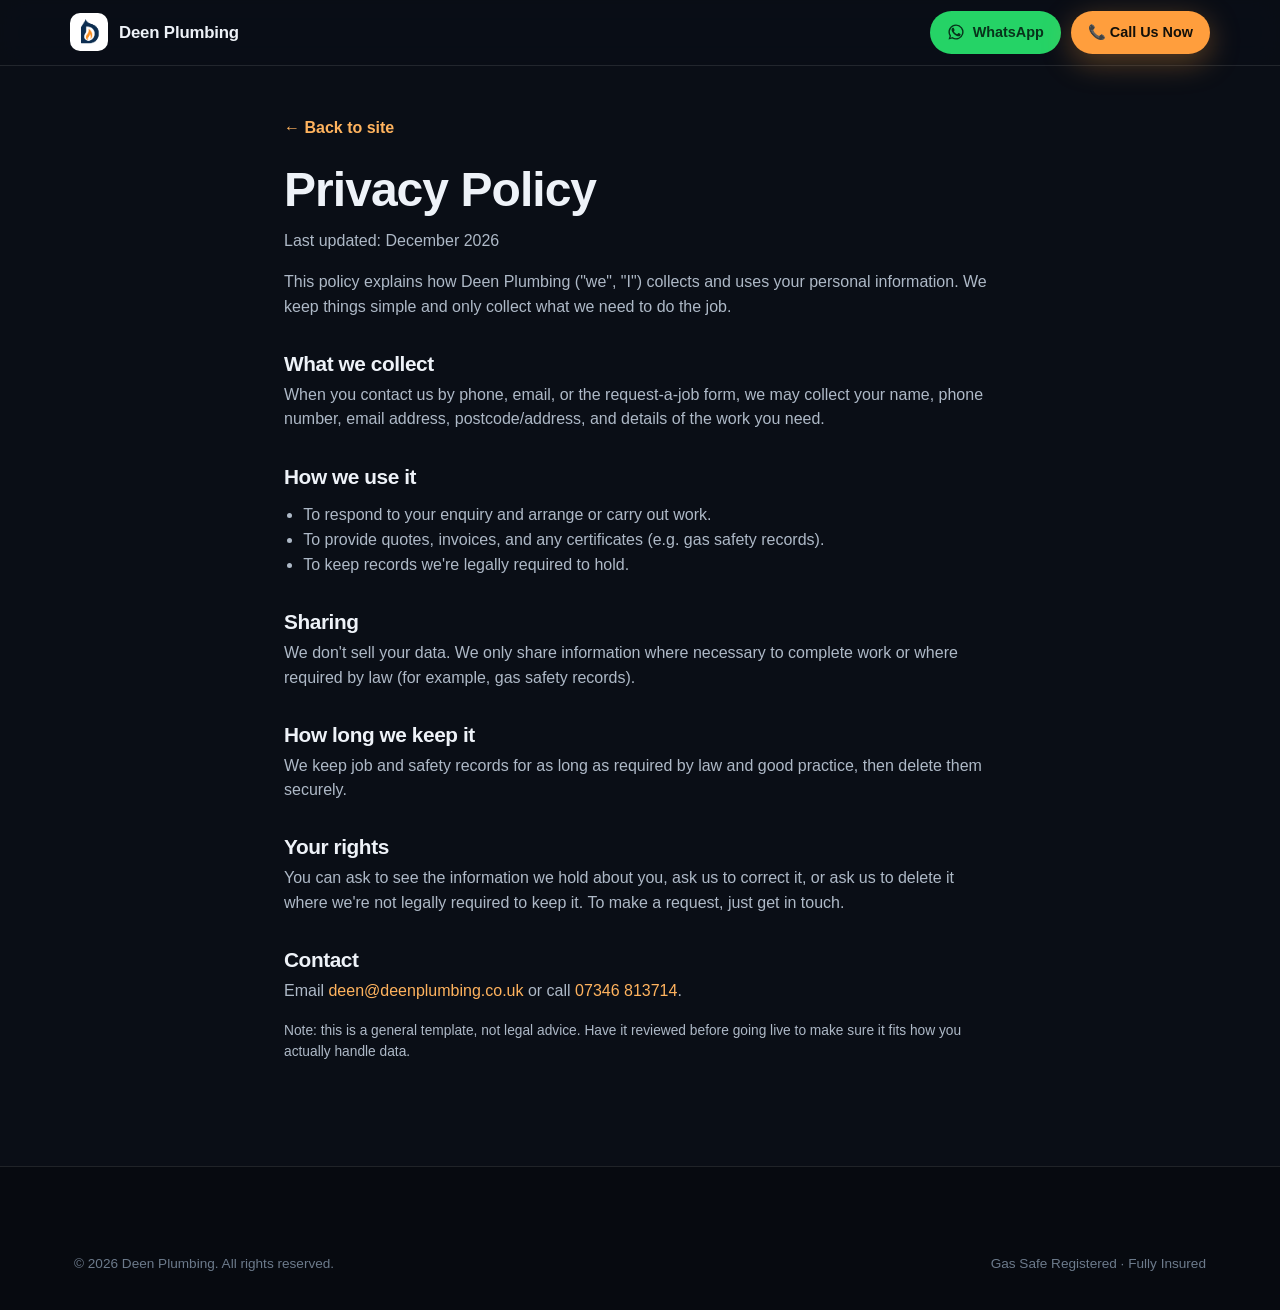
<file: privacy.html>
<!DOCTYPE html>
<html lang="en-GB">
<head>
<meta charset="UTF-8">
<meta name="viewport" content="width=device-width, initial-scale=1.0">
<title>Privacy Policy — Deen Plumbing</title>
<meta name="description" content="How Deen Plumbing collects and uses your personal information.">
<meta name="robots" content="noindex, follow">
<link rel="icon" href="images/logo-solid.png">
<link rel="stylesheet" href="styles.css">
<style>
  .legal { max-width:760px; margin:0 auto; padding:calc(var(--bar-h) + 50px) 24px 90px; }
  .legal h1 { font-size:clamp(2rem,5vw,3rem); margin-bottom:.3em; }
  .legal h2 { font-size:1.3rem; margin:1.6em 0 .4em; }
  .legal p, .legal li { color:var(--ink-soft); }
  .legal ul { padding-left:1.2em; }
  .legal a { color:var(--amber-2); }
  .legal .back { display:inline-block; margin-bottom:24px; font-weight:700; color:var(--amber-2); }
</style>
<!-- Google Analytics 4 -->
<script async src="https://www.googletagmanager.com/gtag/js?id=G-BTW2G2SNPB"></script>
<script>window.dataLayer=window.dataLayer||[];function gtag(){dataLayer.push(arguments);}gtag('js',new Date());gtag('config','G-BTW2G2SNPB');</script>
</head>
<body>

<header class="topbar">
  <div class="topbar__inner">
    <a class="brand" href="index.html" aria-label="Deen Plumbing — home">
      <span class="brand__mark"><img src="images/logo.png" alt="Deen Plumbing"></span>
      <span>
        <span class="brand__name">Deen Plumbing</span>
      </span>
    </a>
    <div class="bar-actions">
      <a class="btn btn--whatsapp btn--sm" href="https://wa.me/447346813714?text=Hi%20Deen%2C%20I%27d%20like%20a%20quote" target="_blank" rel="noopener"><svg viewBox="0 0 24 24" fill="currentColor" aria-hidden="true"><path d="M12 2a10 10 0 0 0-8.5 15.3L2 22l4.8-1.5A10 10 0 1 0 12 2zm0 18.2c-1.5 0-3-.4-4.3-1.2l-.3-.18-2.85.9.9-2.78-.2-.32A8.2 8.2 0 1 1 12 20.2z"/><path d="M17.47 14.38c-.3-.15-1.74-.86-2-.96-.27-.1-.46-.15-.66.15-.2.3-.76.96-.93 1.15-.17.2-.34.22-.64.07-.3-.15-1.25-.46-2.38-1.47-.88-.78-1.47-1.75-1.64-2.05-.17-.3-.02-.46.13-.6.13-.13.3-.34.44-.51.15-.17.2-.3.3-.5.1-.2.05-.37-.02-.52-.07-.15-.66-1.6-.9-2.18-.24-.56-.48-.49-.66-.5h-.57c-.2 0-.52.07-.8.37-.27.3-1.05 1.02-1.05 2.5 0 1.47 1.08 2.9 1.23 3.1.15.2 2.12 3.24 5.13 4.54.72.31 1.28.5 1.71.64.72.23 1.37.2 1.89.12.58-.09 1.74-.71 1.99-1.4.24-.69.24-1.28.17-1.4-.07-.12-.27-.2-.57-.35z"/></svg> WhatsApp</a>
      <a class="btn btn--amber btn--sm" href="tel:+447346813714">📞 Call Us Now</a>
    </div>
  </div>
</header>

<main class="legal">
  <a class="back" href="index.html">← Back to site</a>
  <h1>Privacy Policy</h1>
  <p>Last updated: <span id="updated"></span></p>
  <p>This policy explains how Deen Plumbing ("we", "I") collects and uses your personal information. We keep things simple and only collect what we need to do the job.</p>

  <h2>What we collect</h2>
  <p>When you contact us by phone, email, or the request-a-job form, we may collect your name, phone number, email address, postcode/address, and details of the work you need.</p>

  <h2>How we use it</h2>
  <ul>
    <li>To respond to your enquiry and arrange or carry out work.</li>
    <li>To provide quotes, invoices, and any certificates (e.g. gas safety records).</li>
    <li>To keep records we're legally required to hold.</li>
  </ul>

  <h2>Sharing</h2>
  <p>We don't sell your data. We only share information where necessary to complete work or where required by law (for example, gas safety records).</p>

  <h2>How long we keep it</h2>
  <p>We keep job and safety records for as long as required by law and good practice, then delete them securely.</p>

  <h2>Your rights</h2>
  <p>You can ask to see the information we hold about you, ask us to correct it, or ask us to delete it where we're not legally required to keep it. To make a request, just get in touch.</p>

  <h2>Contact</h2>
  <p>Email <a href="mailto:deen@deenplumbing.co.uk">deen@deenplumbing.co.uk</a> or call <a href="tel:+447346813714">07346 813714</a>.</p>
  <p class="form__note">Note: this is a general template, not legal advice. Have it reviewed before going live to make sure it fits how you actually handle data.</p>
</main>

<footer class="footer">
  <div class="container footer__bottom">
    <span>© <span id="year"></span> Deen Plumbing. All rights reserved.</span>
    <span>Gas Safe Registered · Fully Insured</span>
  </div>
</footer>

<script>
  document.getElementById('year').textContent = new Date().getFullYear();
  document.getElementById('updated').textContent = new Date().toLocaleDateString('en-GB', { year:'numeric', month:'long' });
</script>
</body>
</html>
</file>
<file: styles.css>
/* ===========================================================
   Deen Plumbing — cinematic, mobile-first scroll journey
   =========================================================== */

:root {
  --bg:#0a0e16; --bg-2:#0f1622; --bg-3:#131d2c;
  --light:#f4f2ec; --light-2:#ffffff;
  --ink:#eef2f8; --ink-soft:#aeb9c7; --ink-dark:#18222e; --muted-dark:#566472;
  --amber:#ff9e3d; --amber-2:#ffb35e; --blue:#3b9ad6; --gassafe:#ffe000;
  --line-dark:rgba(255,255,255,.10); --line-light:#e4ded2;
  --bar-h:66px; --maxw:1180px; --ease:cubic-bezier(.16,1,.3,1);
}

* { box-sizing:border-box; }
html { scroll-behavior:smooth; scroll-padding-top:calc(var(--bar-h) + 48px); }
body { margin:0; font-family:-apple-system,BlinkMacSystemFont,"Segoe UI",Roboto,Helvetica,Arial,sans-serif;
  background:var(--bg); color:var(--ink); line-height:1.55; -webkit-font-smoothing:antialiased; }
/* No overflow-x clip/hidden on body — it breaks position:sticky used by the
   pinned portfolio. Wide tracks are each contained by their own overflow:hidden. */
body.no-scroll { overflow:hidden; }

h1,h2,h3 { margin:0 0 .4em; font-weight:800; line-height:1.04; letter-spacing:-0.02em; }
h1 { font-size:clamp(2.4rem,7.5vw,5.6rem); }
h2 { font-size:clamp(1.9rem,5.5vw,3.6rem); }
h3 { font-size:clamp(1.15rem,2.2vw,1.4rem); letter-spacing:-0.01em; }
p { margin:0 0 1em; }
a { color:inherit; text-decoration:none; }

.container { width:100%; max-width:var(--maxw); margin:0 auto; padding:0 24px; }
.center { text-align:center; }
.lead { font-size:clamp(1.05rem,1.6vw,1.35rem); color:var(--ink-soft); max-width:56ch; }
.center .lead { margin-left:auto; margin-right:auto; }

/* ---------- Buttons ---------- */
.btn { display:inline-flex; align-items:center; justify-content:center; gap:8px; padding:13px 26px;
  border-radius:999px; font-weight:700; font-size:1rem; border:1.5px solid transparent; cursor:pointer;
  white-space:nowrap; font-family:inherit;
  transition:transform .25s var(--ease),background .25s var(--ease),box-shadow .25s var(--ease),color .25s var(--ease); }
.btn:hover { transform:translateY(-2px); }
.btn--amber { background:var(--amber); color:#12100a; box-shadow:0 8px 30px rgba(255,158,61,.35); position:relative; overflow:hidden; }
.btn--amber:hover { background:var(--amber-2); box-shadow:0 12px 38px rgba(255,158,61,.5); }
.btn--amber::after { content:""; position:absolute; top:0; left:-120%; width:60%; height:100%;
  background:linear-gradient(100deg,transparent,rgba(255,255,255,.55),transparent); transform:skewX(-18deg); transition:left .6s var(--ease); }
.btn--amber:hover::after { left:130%; }
.btn--glass { background:rgba(255,255,255,.08); color:var(--ink); border-color:rgba(255,255,255,.22); }
.btn--glass:hover { background:rgba(255,255,255,.16); }
.btn--sm { padding:9px 16px; font-size:.9rem; }
.btn--whatsapp { background:#25d366; color:#08331b; }
.btn--whatsapp:hover { background:#1fc15c; }
.btn--whatsapp svg { width:18px; height:18px; }
/* Pulsing call-to-action to draw the eye and lift call conversions */
.btn--pulse { animation:btnpulse 2s var(--ease) infinite; }
.btn--pulse:hover { animation:none; }
@keyframes btnpulse {
  0%   { box-shadow:0 8px 30px rgba(255,158,61,.35), 0 0 0 0 rgba(255,158,61,.55); }
  70%  { box-shadow:0 8px 30px rgba(255,158,61,.35), 0 0 0 16px rgba(255,158,61,0); }
  100% { box-shadow:0 8px 30px rgba(255,158,61,.35), 0 0 0 0 rgba(255,158,61,0); }
}

/* ---------- Sticky top bar ---------- */
.topbar { position:fixed; inset:0 0 auto 0; z-index:120; height:var(--bar-h); display:flex; align-items:center;
  background:rgba(10,14,22,.72); backdrop-filter:saturate(160%) blur(14px); -webkit-backdrop-filter:saturate(160%) blur(14px);
  border-bottom:1px solid var(--line-dark); }
.topbar__inner { display:flex; align-items:center; justify-content:space-between; gap:14px; width:100%; max-width:var(--maxw); margin:0 auto; padding:0 20px; }
.brand { display:flex; align-items:center; gap:11px; min-width:0; }
.brand__mark { width:38px; height:38px; border-radius:10px; flex:none; background:#fff;
  display:grid; place-items:center; overflow:hidden; }
.brand__mark img { width:100%; height:100%; object-fit:contain; padding:3px; }
.brand__name { font-weight:800; font-size:1.05rem; letter-spacing:-0.01em; line-height:1.05; }
.brand__sub { font-size:.68rem; color:var(--ink-soft); letter-spacing:.04em; text-transform:uppercase; }
.bar-gassafe { display:inline-flex; align-items:center; gap:8px; margin-left:6px; background:var(--gassafe); color:#111;
  font-weight:800; font-size:.74rem; padding:6px 11px; border-radius:8px; line-height:1.1; }
.bar-gassafe small { display:block; font-weight:600; font-size:.62rem; }
.brand__name, .topbar .bar-gassafe { vertical-align:middle; }
.bar-actions { display:flex; align-items:center; gap:10px; flex:none; }
@media (max-width:920px) { .brand__sub{display:none;} .bar-gassafe{display:none;} }
@media (max-width:820px) { .bar-actions{display:none;} }

/* ---------- Subtle review ribbon under top bar (desktop) ---------- */
.review-ribbon { position:fixed; top:var(--bar-h); left:0; right:0; z-index:118;
  display:flex; align-items:center; justify-content:center; gap:7px; height:34px;
  font-size:.82rem; color:var(--ink-soft); text-decoration:none;
  background:rgba(10,14,22,.72); backdrop-filter:saturate(160%) blur(14px); -webkit-backdrop-filter:saturate(160%) blur(14px);
  border-bottom:1px solid var(--line-dark); }
.review-ribbon__star { color:var(--amber); }
.review-ribbon__cta { color:var(--amber); font-weight:600; }
.review-ribbon:hover .review-ribbon__cta { text-decoration:underline; }

/* ---------- Scroll progress ---------- */
.progress { position:fixed; left:0; top:calc(var(--bar-h) - 3px); height:3px; width:100%; z-index:121; }
.progress span { display:block; height:100%; width:0%; background:linear-gradient(90deg,var(--amber),var(--blue)); box-shadow:0 0 12px rgba(255,158,61,.6); transition:width .08s linear; }

/* ---------- Sections ---------- */
.section { padding:clamp(64px,11vh,140px) 0; position:relative; }
.panel-dark { background:var(--bg); }
.panel-dark2 { background:linear-gradient(180deg,var(--bg-2),var(--bg)); }
.panel-light { background:var(--light); color:var(--ink-dark); }
.panel-light h1,.panel-light h2,.panel-light h3 { color:var(--ink-dark); }
.panel-light .lead { color:var(--muted-dark); }
.eyebrow { text-transform:uppercase; letter-spacing:.18em; font-size:.78rem; font-weight:800; color:var(--amber); margin-bottom:14px; }
.panel-light .eyebrow { color:#c97a22; }

/* ---------- HERO ---------- */
.hero { min-height:100svh; display:flex; align-items:center; padding-top:calc(var(--bar-h) + 34px);
  background:radial-gradient(1100px 600px at 80% -5%,rgba(59,154,214,.20),transparent 60%),
    radial-gradient(900px 600px at 6% 110%,rgba(255,158,61,.16),transparent 55%),
    linear-gradient(180deg,#0b1019,#0a0e16 70%);
  position:relative; overflow:hidden; }
.hero::after { content:""; position:absolute; inset:0; pointer-events:none; opacity:.5; z-index:1;
  background-image:linear-gradient(rgba(255,255,255,.03) 1px,transparent 1px),linear-gradient(90deg,rgba(255,255,255,.03) 1px,transparent 1px);
  background-size:46px 46px; -webkit-mask-image:radial-gradient(circle at 50% 40%,#000 30%,transparent 85%); mask-image:radial-gradient(circle at 50% 40%,#000 30%,transparent 85%); }
.hero .container { position:relative; z-index:3; padding-top:40px; padding-bottom:60px; }
.hero h1 { max-width:15ch; }
.hero h1 .grad,.grad { background:linear-gradient(110deg,var(--amber) 0%,var(--amber-2) 28%,#ffd9a8 42%,var(--amber-2) 56%,var(--blue) 100%);
  background-size:250% 100%; -webkit-background-clip:text; background-clip:text; color:transparent; animation:shimmer 7s linear infinite; }
@keyframes shimmer { 0%{background-position:0 50%;} 100%{background-position:250% 50%;} }
.hero p.lead { margin-top:.4em; }
.hero__meta { display:flex; gap:26px; flex-wrap:wrap; margin-top:36px; }
.hero__meta div { font-size:.95rem; color:var(--ink-soft); }
.hero__meta strong { display:block; color:var(--ink); font-size:1.25rem; }
.hero__note { margin-top:22px; color:var(--ink); font-weight:600; font-size:1rem; }
.hero__note b { color:var(--amber-2); }

/* ---------- Trust marquee ---------- */
.marquee { background:var(--bg-3); border-top:1px solid var(--line-dark); border-bottom:1px solid var(--line-dark); overflow:hidden; padding:16px 0;
  -webkit-mask-image:linear-gradient(90deg,transparent,#000 8%,#000 92%,transparent); mask-image:linear-gradient(90deg,transparent,#000 8%,#000 92%,transparent); }
.marquee__track { display:inline-flex; align-items:center; gap:26px; white-space:nowrap; will-change:transform; animation:marquee 32s linear infinite; }
.marquee:hover .marquee__track { animation-play-state:paused; }
.m-item { display:inline-flex; align-items:center; gap:10px; font-weight:700; font-size:1rem; color:var(--ink); }
.m-ico { font-size:1.2rem; } .m-dot { color:var(--amber); font-size:.6rem; opacity:.7; }
@keyframes marquee { from{transform:translateX(0)} to{transform:translateX(-50%)} }

/* ---------- Reviews: scroll-linked slider ---------- */
.rev-slider { overflow:hidden; margin-top:34px; }
.rev-track { display:flex; gap:22px; will-change:transform; padding:4px 24px; }
.rev { flex:0 0 min(430px,84vw); background:rgba(255,255,255,.04); border:1px solid var(--line-dark); border-radius:18px; padding:30px; text-align:left; }
.rev__stars { color:var(--amber); letter-spacing:3px; font-size:1.15rem; }
.rev__text { font-size:1.12rem; font-weight:600; line-height:1.45; margin:14px 0 16px; }
.rev__who { font-weight:800; } .rev__where { color:var(--ink-soft); font-size:.9rem; }

/* ---------- Cards ---------- */
.grid { display:grid; gap:22px; }
.grid--3 { grid-template-columns:repeat(3,1fr); }
.grid--svc { grid-template-columns:repeat(4,1fr); }
@media (max-width:1000px) { .grid--svc{grid-template-columns:repeat(2,1fr);} }
@media (max-width:880px) { .grid--3{grid-template-columns:1fr;} }
@media (max-width:560px) { .grid--svc{grid-template-columns:1fr;} }
.card { background:rgba(255,255,255,.04); border:1px solid var(--line-dark); border-radius:18px; padding:28px; position:relative;
  transition:transform .35s var(--ease),background .35s var(--ease),border-color .35s var(--ease),box-shadow .35s var(--ease); }
.card::before { content:""; position:absolute; inset:0; border-radius:18px; padding:1px;
  background:linear-gradient(135deg,rgba(255,158,61,.6),rgba(59,154,214,.5));
  -webkit-mask:linear-gradient(#000 0 0) content-box,linear-gradient(#000 0 0); -webkit-mask-composite:xor; mask-composite:exclude; opacity:0; transition:opacity .35s var(--ease); pointer-events:none; }
.card:hover { transform:translateY(-6px); background:rgba(255,255,255,.07); border-color:transparent; box-shadow:0 20px 50px rgba(0,0,0,.35); }
.card:hover::before { opacity:1; }
.card .ico { font-size:1.8rem; display:block; margin-bottom:12px; }
.card h3 { margin-bottom:12px; }
.card ul { margin:0; padding-left:1.1em; color:var(--ink-soft); }
.card li { margin-bottom:.35em; }
.panel-light .card { background:var(--light-2); border-color:var(--line-light); box-shadow:0 10px 30px rgba(20,30,45,.06); }
.panel-light .card ul { color:var(--muted-dark); }
.feature h3 { display:flex; align-items:center; gap:10px; }
.feature p { color:var(--ink-soft); }

/* ---------- Areas covered ---------- */
.areas-h { margin:30px 0 2px; font-size:.82rem; font-weight:800; letter-spacing:.12em; text-transform:uppercase; color:var(--amber-2); }
/* Real Milton Keynes map (OpenStreetMap via Leaflet) as a faded section backdrop */
#areas { position:relative; overflow:hidden; }
.mkmap-bg { position:absolute; inset:0; z-index:0; opacity:.6; }
.mkmap-bg .leaflet-container { width:100%; height:100%; background:#0a0e16; font-family:inherit; }
.mkmap-scrim { position:absolute; inset:0; z-index:1; pointer-events:none;
  background: radial-gradient(120% 95% at 50% 38%, rgba(10,14,22,.40), rgba(10,14,22,.92) 78%),
              linear-gradient(180deg, rgba(15,22,34,.85), rgba(10,14,22,.7)); }
.leaflet-control-attribution { background:rgba(7,10,16,.6) !important; color:#8c98a8 !important; font-size:10px !important; }
.leaflet-control-attribution a { color:#aeb9c7 !important; }
.areas { display:flex; flex-wrap:wrap; gap:9px 10px; justify-content:center; max-width:820px; margin:14px auto 0; }
.areas span { background:rgba(255,255,255,.06); border:1px solid var(--line-dark); border-radius:999px; padding:7px 14px; font-size:.9rem; color:var(--ink-soft); }

/* ---------- Pinned horizontal portfolio (scroll-driven, all widths) ---------- */
/* Section height is set by JS so vertical scroll distance == horizontal travel. */
.hscroll { position:relative; min-height:100vh; background:var(--light); }
.hscroll__sticky { position:sticky; top:0; height:100vh; overflow:hidden; display:flex; flex-direction:column; justify-content:center; }
.hscroll__head { max-width:var(--maxw); width:100%; margin:0 auto 34px; padding:0 24px; }
.hscroll__head h2 { color:var(--ink-dark); margin:0; font-size:clamp(2.4rem,6vw,4.6rem); }
/* First card starts off the right edge (so the heading leads), then cards stream in. */
.hscroll__track { display:flex; align-items:center; gap:24px; will-change:transform;
  padding-left:max(24px,calc((100vw - var(--maxw)) / 2 + 24px)); padding-right:10vw; }
/* Photo card: portrait image on top, caption on the white strip below */
.job { flex:0 0 320px; display:flex; flex-direction:column; background:var(--light-2);
  border:1px solid var(--line-light); border-radius:16px; overflow:hidden;
  box-shadow:0 16px 40px rgba(20,30,45,.22); transition:transform .4s var(--ease), box-shadow .4s var(--ease); }
.job:hover { transform:translateY(-6px); box-shadow:0 26px 56px rgba(20,30,45,.32); }
.job__img { width:100%; aspect-ratio:3 / 4; object-fit:cover; display:block; }
.img-ph { width:100%; aspect-ratio:3 / 4; display:flex; flex-direction:column; align-items:center; justify-content:center; gap:6px; color:#98a2ad; background:repeating-linear-gradient(45deg,#eef0f3,#eef0f3 14px,#e6e9ee 14px,#e6e9ee 28px); }
.img-ph .cam { font-size:2rem; } .img-ph small { font-weight:800; font-size:.76rem; letter-spacing:.05em; }
.job__body { padding:18px 20px; }
.job__tag { display:inline-block; font-size:.68rem; font-weight:800; text-transform:uppercase; letter-spacing:.06em; color:#12100a; background:var(--amber); padding:4px 10px; border-radius:999px; margin-bottom:10px; }
.job h3 { color:var(--ink-dark); margin-bottom:.25em; font-size:1.1rem; }
.job p { color:var(--muted-dark); font-size:.95rem; margin:0; }
@media (max-width:760px) {
  .hscroll__head { margin-bottom:24px; }
  .job { flex:0 0 72vw; }
}
/* Reduced motion: no pin — simple swipe row instead */
.hscroll.no-pin { height:auto !important; padding:clamp(64px,11vh,140px) 0; }
.hscroll.no-pin .hscroll__sticky { position:static; height:auto; overflow:visible; }
.hscroll.no-pin .hscroll__track { overflow-x:auto; transform:none !important; padding-bottom:16px; scrollbar-width:none; }
.hscroll.no-pin .hscroll__track::-webkit-scrollbar { display:none; }

/* ---------- FAQs ---------- */
.faq { max-width:840px; margin:0 auto; }
.faq details { border-bottom:1px solid var(--line-light); }
.faq summary { cursor:pointer; list-style:none; padding:20px 0; font-weight:700; font-size:1.08rem; color:var(--ink-dark);
  display:flex; justify-content:space-between; gap:18px; align-items:center; }
.faq summary::-webkit-details-marker { display:none; }
.faq summary::after { content:"+"; font-size:1.5rem; color:#c97a22; transition:transform .2s var(--ease); line-height:1; }
.faq details[open] summary::after { content:"–"; }
.faq p { color:var(--muted-dark); margin:0 0 20px; max-width:72ch; }

/* ---------- Guides / articles ---------- */
.guide { display:block; }
.guide .job__tag { background:rgba(255,158,61,.16); color:var(--amber-2); }
.guide h3 { color:var(--ink); margin-bottom:8px; }
.guide p { color:var(--ink-soft); }
.guide .more { display:inline-block; margin-top:14px; color:var(--amber-2); font-weight:700; }
.soon { font-size:.72rem; font-weight:800; text-transform:uppercase; letter-spacing:.05em; color:var(--ink-soft); border:1px solid var(--line-dark); padding:3px 9px; border-radius:999px; }

/* ---------- Tea strip ---------- */
.tea-strip { background:var(--bg-2); text-align:center; padding:46px 0; border-top:1px solid var(--line-dark); }
.tea-strip .cups { font-size:2.4rem; }
.tea-strip p { margin:10px 0 0; color:var(--amber-2); font-style:italic; font-weight:600; }

/* ---------- Modal form ---------- */
.modal { position:fixed; inset:0; z-index:200; display:none; align-items:center; justify-content:center; padding:20px; }
.modal.open { display:flex; }
.modal__backdrop { position:absolute; inset:0; background:rgba(4,7,12,.72); backdrop-filter:blur(6px); -webkit-backdrop-filter:blur(6px); animation:fadein .3s ease; }
@keyframes fadein { from{opacity:0} to{opacity:1} }
.modal__dialog { position:relative; z-index:1; width:100%; max-width:520px; max-height:90vh; overflow:auto; animation:modalin .45s var(--ease); }
@keyframes modalin { from{opacity:0;transform:translateY(26px) scale(.98)} to{opacity:1;transform:none} }
.modal__close { position:absolute; top:14px; right:14px; width:38px; height:38px; border-radius:50%; border:1px solid var(--line-dark);
  background:rgba(255,255,255,.06); color:var(--ink); font-size:1.1rem; cursor:pointer; z-index:2; line-height:1; }
.modal__close:hover { background:rgba(255,255,255,.14); }
.form { background:#0f1825; border:1px solid var(--line-dark); border-radius:22px; padding:34px; }
.form h3 { margin-top:0; }
.field { margin-bottom:18px; }
.field label { display:block; font-weight:700; margin-bottom:7px; }
.field input,.field textarea { width:100%; padding:14px 16px; border-radius:12px; font:inherit; background:rgba(255,255,255,.06); border:1px solid var(--line-dark); color:var(--ink); }
.field input::placeholder,.field textarea::placeholder { color:#7d8aa0; }
.field input:focus,.field textarea:focus { outline:2px solid var(--amber); background:rgba(255,255,255,.10); }
.field textarea { min-height:110px; resize:vertical; }
.form__note { font-size:.86rem; color:var(--ink-soft); }
.form__success { display:none; background:rgba(54,178,110,.15); border:1px solid rgba(54,178,110,.5); color:#aef0c8; padding:16px; border-radius:12px; margin-bottom:16px; }

/* ---------- Mobile sticky CTA bar ---------- */
.mobile-cta { display:none; }
@media (max-width:820px) {
  html { scroll-padding-top:calc(var(--bar-h) + 14px); }
  .hero { padding-top:var(--bar-h); }
  .review-ribbon { display:none; }
  .mobile-cta { display:flex; flex-direction:column; gap:8px; position:fixed; left:0; right:0; bottom:0; z-index:130;
    padding:8px 12px calc(10px + env(safe-area-inset-bottom,0px));
    background:rgba(7,10,16,.95); backdrop-filter:blur(12px); -webkit-backdrop-filter:blur(12px); border-top:1px solid var(--line-dark); }
  .mobile-cta__review { display:flex; align-items:center; justify-content:center; gap:6px; font-size:.78rem; color:var(--ink-soft); text-decoration:none; padding:1px 0; }
  .mobile-cta__review b { color:var(--amber); font-weight:600; }
  .mobile-cta__row { display:flex; gap:12px; }
  .mobile-cta .btn { flex:1; padding:15px 6px; font-size:.95rem; gap:6px; border-radius:14px; }
  .mobile-cta .btn svg { width:17px; height:17px; }
  .mobile-cta .btn--glass { background:rgba(255,255,255,.12); border-color:rgba(255,255,255,.28); color:#fff; }
  body { padding-bottom:108px; }
}

/* ---------- Footer ---------- */
.footer { background:#070a10; color:var(--ink-soft); padding:64px 0 36px; border-top:1px solid var(--line-dark); }
.footer__grid { display:grid; grid-template-columns:1.15fr auto 1fr 1fr; gap:34px 36px; align-items:start; }
.footer__gs { max-width:170px; }
.footer__legal a { display:inline; }
@media (max-width:820px) { .footer__grid{grid-template-columns:1fr 1fr;} }
@media (max-width:560px) { .footer__grid{grid-template-columns:1fr;} }
.footer h4 { color:var(--ink); margin:0 0 14px; font-size:1rem; }
.footer a { color:var(--ink-soft); }
.footer__grid a { display:block; padding:5px 0; }
.footer a:hover { color:var(--amber); }
.gassafe-pill { display:inline-flex; align-items:center; gap:10px; background:var(--gassafe); color:#111; font-weight:800; font-size:.8rem; padding:9px 14px; border-radius:9px; }
.gassafe-pill small { display:block; font-weight:600; font-size:.66rem; }
.footer__links { display:flex; flex-wrap:wrap; gap:8px 16px; justify-content:center; margin-top:34px; padding-top:26px; border-top:1px solid var(--line-dark); }
.footer__links a { font-weight:600; }
.footer__bottom { margin-top:22px; font-size:.85rem; color:#6c7a8b; display:flex; justify-content:space-between; gap:10px; flex-wrap:wrap; }
.placeholder { background:rgba(255,158,61,.16); color:var(--amber-2); padding:0 5px; border-radius:5px; font-weight:700; }
.gassafe-logo { display:block; height:84px; width:auto; border-radius:6px; margin-top:24px; }
/* Official Gas Safe logo on a white card (clear space + contrast); reg number sits in the blank box */
.gassafe-card { display:inline-block; background:#fff; border-radius:12px; padding:10px; margin-top:22px; box-shadow:0 8px 24px rgba(0,0,0,.18); }
.gassafe { position:relative; display:block; width:118px; container-type:inline-size; }
.gassafe img { display:block; width:100%; height:auto; }
.gs-no { position:absolute; left:0; right:0; top:92.1%; transform:translateY(-50%); text-align:center; color:#111; font-weight:800; letter-spacing:.06em; line-height:1; font-size:12.5cqw; }
.footer__legal { font-size:.78rem; color:#6c7a8b; margin-top:12px; max-width:48ch; }
.footer__legal a { color:var(--ink-soft); text-decoration:underline; }

/* ---------- Article / legal pages ---------- */
.article { max-width:760px; margin:0 auto; padding:calc(var(--bar-h) + 50px) 24px 80px; }
.article .crumb { font-size:.85rem; color:var(--ink-soft); margin-bottom:18px; }
.article .crumb a { color:var(--amber-2); font-weight:600; }
.article h1 { font-size:clamp(2rem,5vw,3.1rem); margin-bottom:.25em; }
.article .meta { color:var(--ink-soft); font-size:.9rem; margin-bottom:26px; }
.article h2 { font-size:1.5rem; margin:1.7em 0 .4em; color:var(--ink); }
.article h3 { font-size:1.18rem; margin:1.3em 0 .3em; color:var(--ink); }
.article p, .article li { color:var(--ink-soft); font-size:1.06rem; line-height:1.75; }
.article ul, .article ol { padding-left:1.25em; }
.article li { margin-bottom:.4em; }
.article a { color:var(--amber-2); }
.article strong { color:var(--ink); }
.callout { background:rgba(255,158,61,.10); border-left:3px solid var(--amber); padding:14px 18px; border-radius:10px; margin:20px 0; }
.callout p { margin:0; }
.article__cta { background:var(--bg-2); border:1px solid var(--line-dark); border-radius:18px; padding:28px; margin:36px 0 10px; text-align:center; }
.article__cta h3 { margin:0 0 6px; }
.article__cta p { margin:0 0 16px; }
.article__more { margin-top:48px; padding-top:26px; border-top:1px solid var(--line-dark); }
.article__more h3 { color:var(--ink); }
.article__more a { display:block; padding:8px 0; color:var(--ink-soft); font-weight:600; }
.article__more a:hover { color:var(--amber); }

/* ---------- Articles index grid ---------- */
.arts { display:grid; grid-template-columns:repeat(2,1fr); gap:22px; max-width:var(--maxw); margin:0 auto; }
@media (max-width:760px) { .arts{grid-template-columns:1fr;} }

/* ---------- Scroll reveal ---------- */
.reveal { opacity:0; transform:translateY(34px); transition:opacity .9s var(--ease),transform .9s var(--ease); }
.reveal.in-view { opacity:1; transform:none; }
@media (prefers-reduced-motion: reduce) {
  .reveal { opacity:1 !important; transform:none !important; transition:none; }
  html { scroll-behavior:auto; }
  .marquee__track,.hero h1 .grad,.grad,.btn--pulse { animation:none !important; }
  .grad { background-position:0 50%; }
}
</file>
